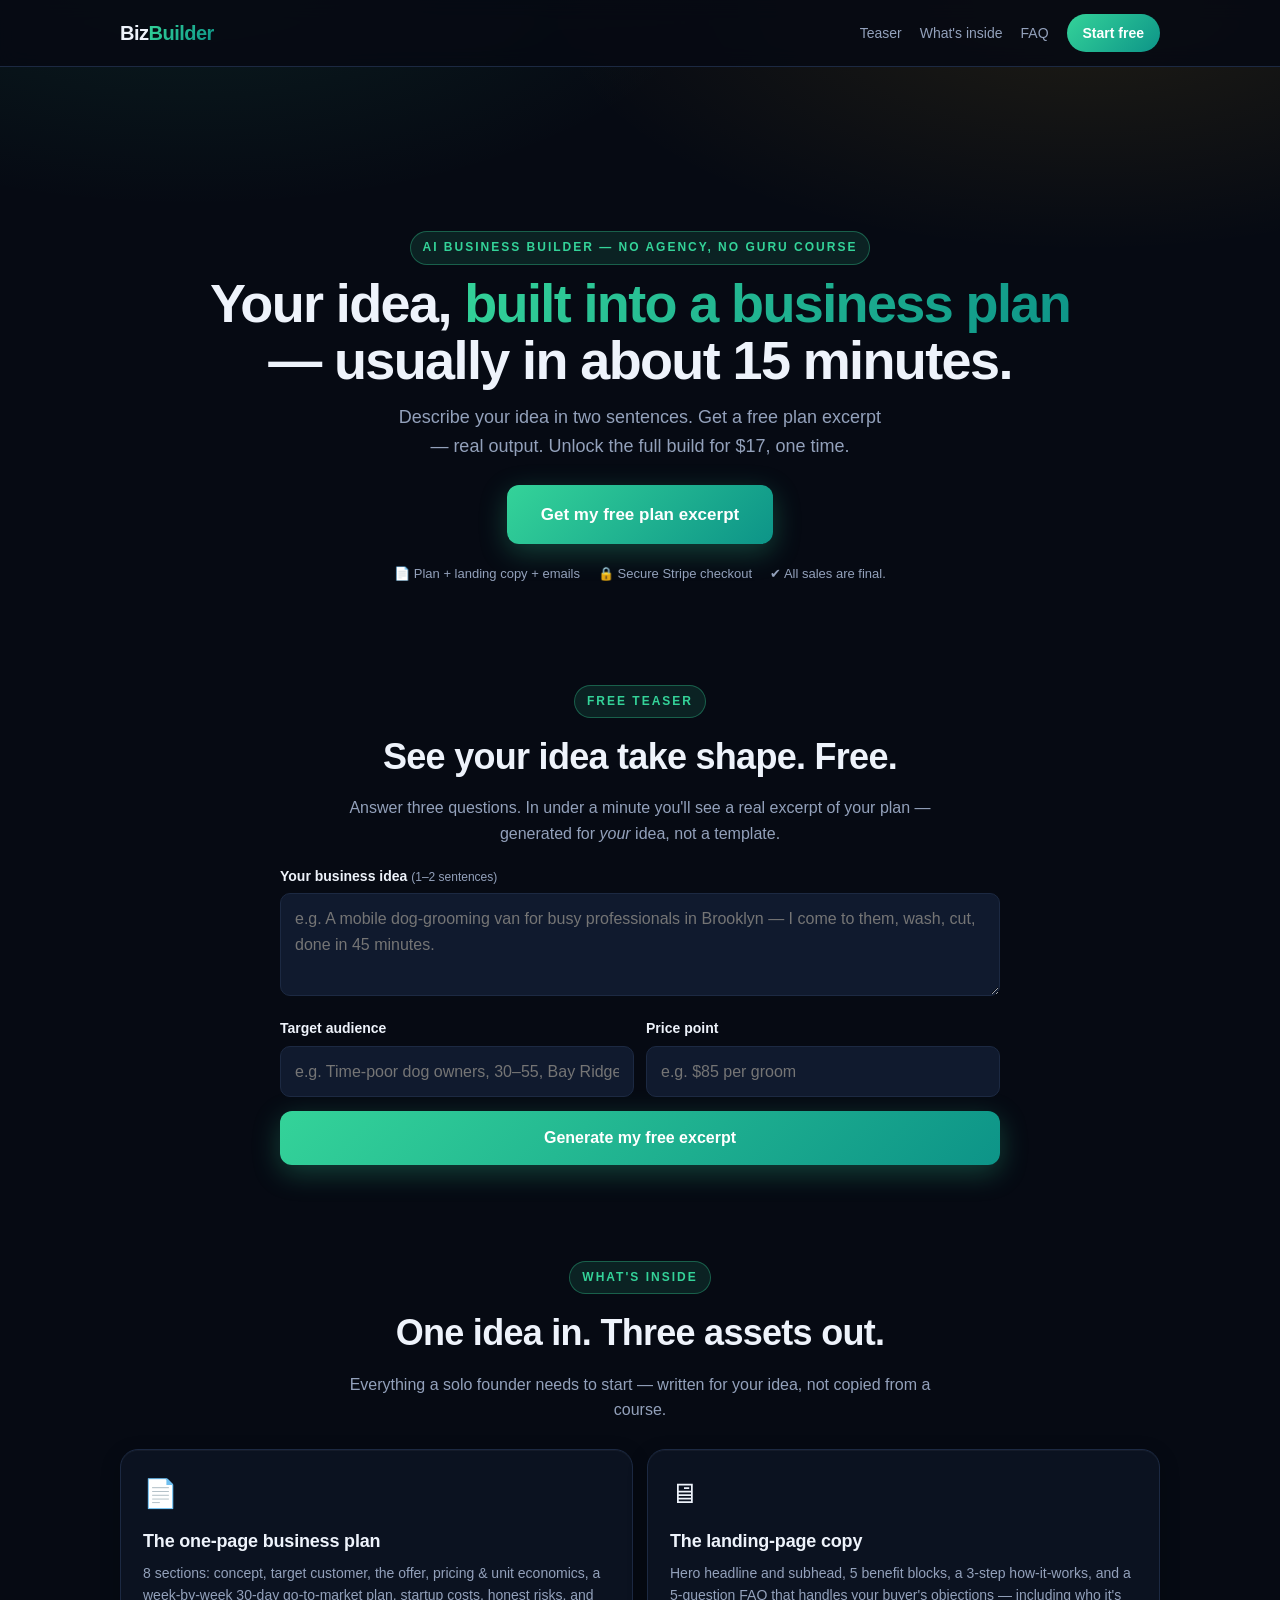
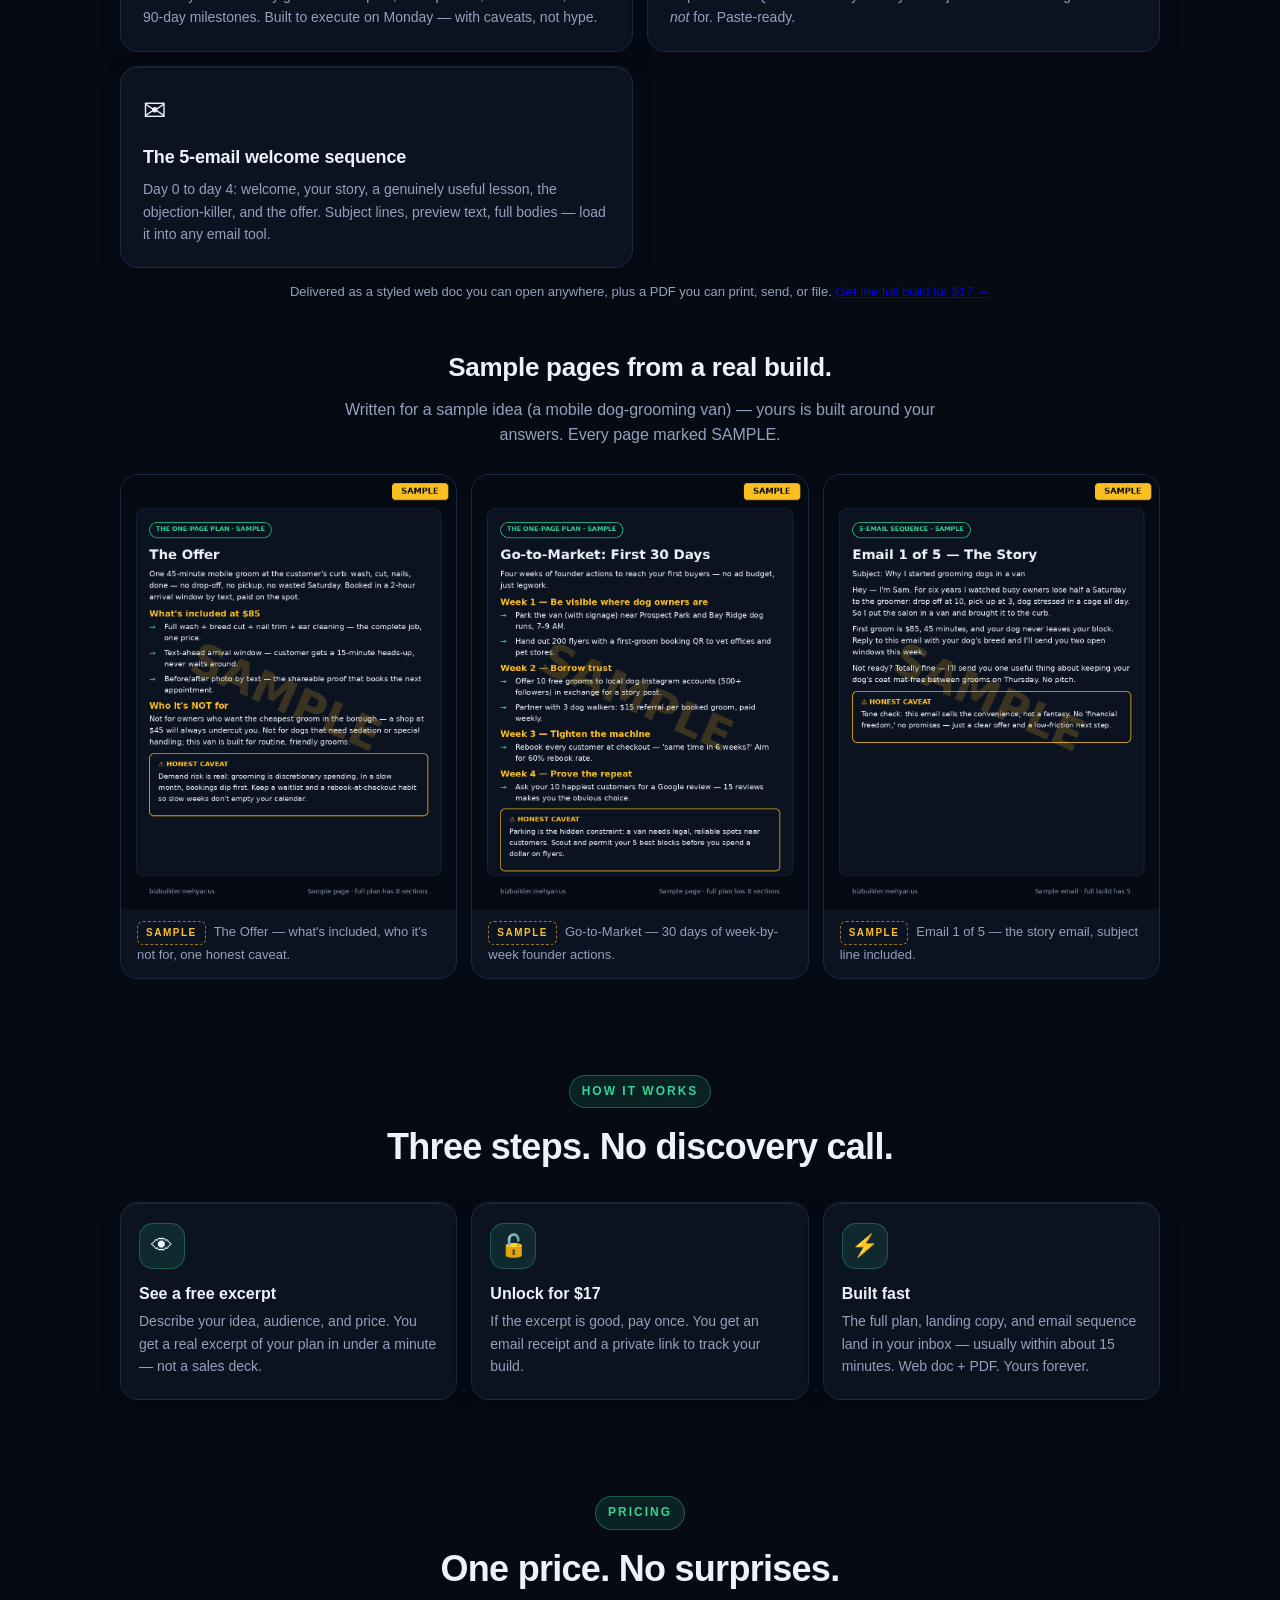
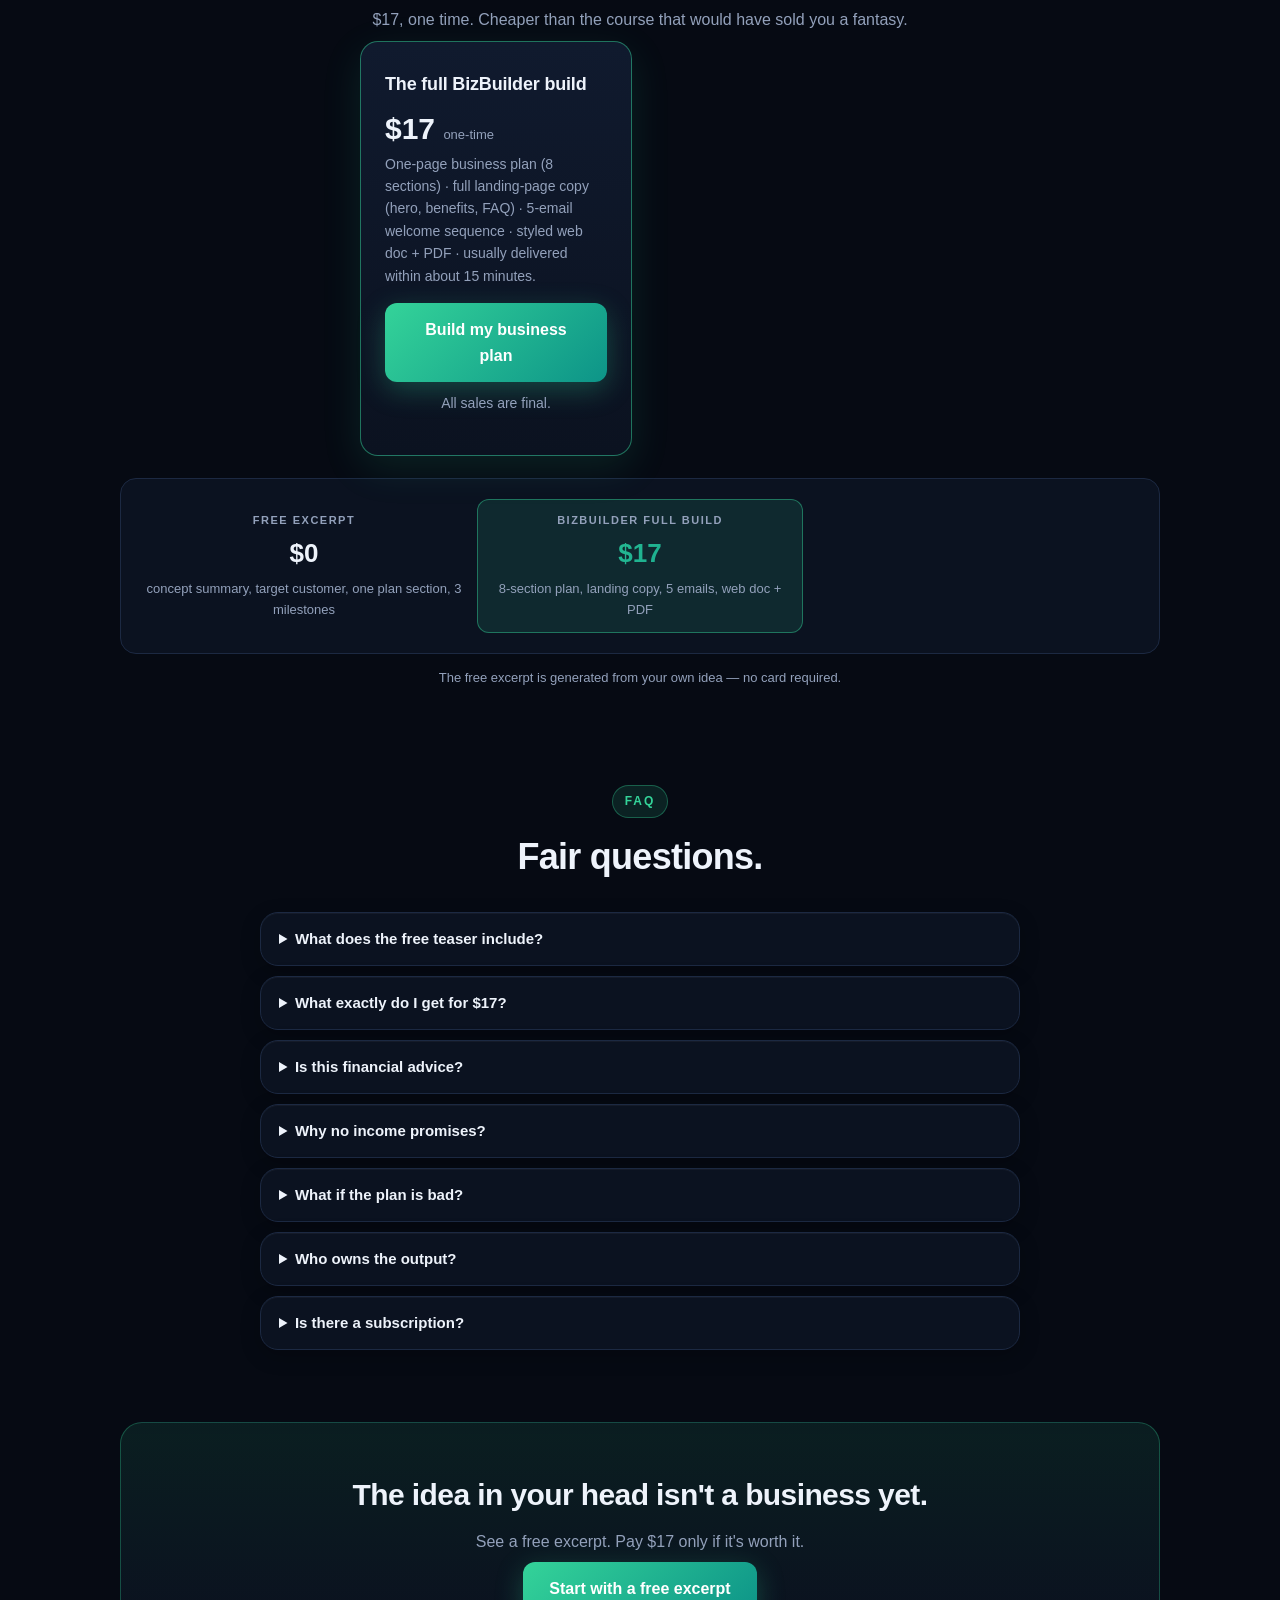
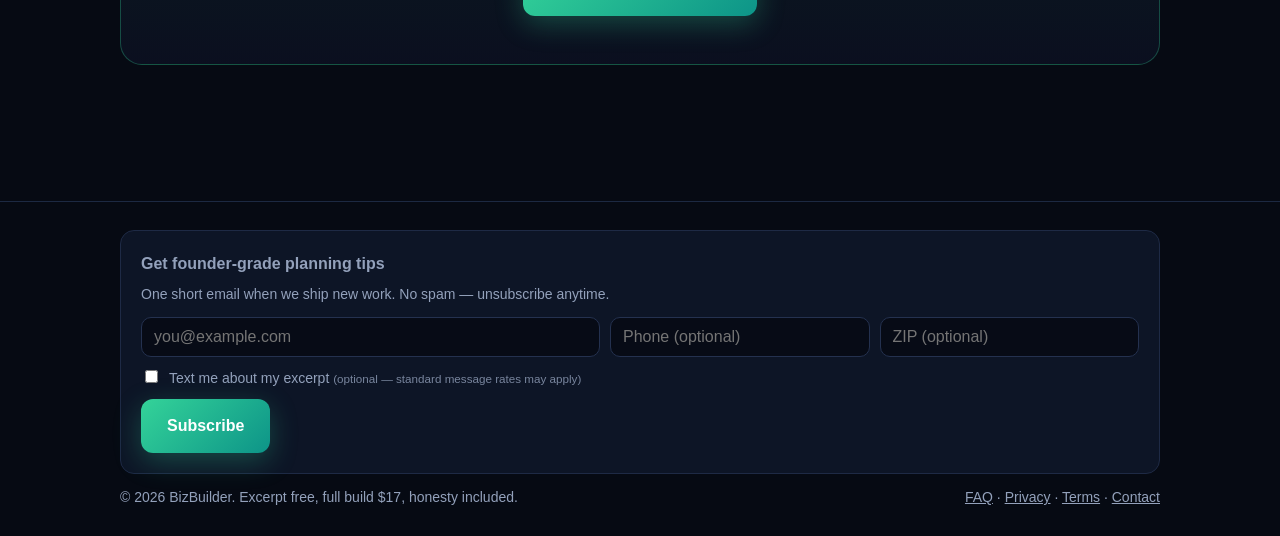
<file: index.html>
<!DOCTYPE html>
<html lang="en">
<head>
<meta charset="utf-8">
<!-- TRACKING:GA4-GTM -->
<!-- Google Tag Manager -->
<script>(function(w,d,s,l,i){w[l]=w[l]||[];w[l].push({'gtm.start':new Date().getTime(),event:'gtm.js'});var f=d.getElementsByTagName(s)[0],j=d.createElement(s),dl=l!='dataLayer'?'&l='+l:'';j.async=true;j.src='https://www.googletagmanager.com/gtm.js?id='+i+dl;f.parentNode.insertBefore(j,f);})(window,document,'script','dataLayer','GTM-PZLMLZ5C');</script>
<!-- End Google Tag Manager -->
<!-- Google Analytics 4 -->
<script async src="https://www.googletagmanager.com/gtag/js?id=G-7B9QWGC3VD"></script>
<script>window.dataLayer=window.dataLayer||[];function gtag(){dataLayer.push(arguments);}gtag('js',new Date());gtag('config','G-7B9QWGC3VD');</script>
<!-- End Google Analytics 4 -->
<meta name="viewport" content="width=device-width, initial-scale=1, viewport-fit=cover">
<title>BizBuilder — AI business plan builder, $17 one-time</title>
<meta name="description" content="Turn your idea into a launch-ready package: free AI plan excerpt first, then the full one-page business plan, landing copy and 5-email sequence — $17 one-time.">
<link rel="canonical" href="https://bizbuilder.mehyar.us/">
<meta property="og:type" content="website">
<meta property="og:site_name" content="BizBuilder">
<meta property="og:title" content="BizBuilder — AI business plan builder, $17 one-time">
<meta property="og:description" content="Turn your idea into a launch-ready package: free AI plan excerpt first, then the full one-page business plan, landing copy and 5-email sequence — $17 one-time.">
<meta property="og:url" content="https://bizbuilder.mehyar.us/">
<meta property="og:image" content="https://bizbuilder.mehyar.us/assets/samples/bb-offer.png">
<meta name="twitter:card" content="summary_large_image">
<meta name="twitter:title" content="BizBuilder — AI business plan builder, $17 one-time">
<meta name="twitter:description" content="Turn your idea into a launch-ready package: free AI plan excerpt first, then the full one-page business plan, landing copy and 5-email sequence — $17 one-time.">
<meta name="twitter:image" content="https://bizbuilder.mehyar.us/assets/samples/bb-offer.png">
<link rel="manifest" href="manifest.json">
<meta name="theme-color" content="#0a120c">
<link rel="stylesheet" href="styles.css">
<script type="application/ld+json">
{"@context":"https://schema.org","@type":"Organization","name":"BizBuilder","url":"https://bizbuilder.mehyar.us/","sameAs":[],"contactPoint":{"@type":"ContactPoint","email":"info@mehyar.us","contactType":"customer service"}}
</script>
<script type="application/ld+json">
{"@context":"https://schema.org","@type":"WebSite","name":"BizBuilder","url":"https://bizbuilder.mehyar.us/"}
</script>
<script type="application/ld+json">
{"@context":"https://schema.org","@type":"SoftwareApplication","name":"BizBuilder","url":"https://bizbuilder.mehyar.us/","description":"Turn your idea into a launch-ready package: free AI plan excerpt first, then the full one-page business plan, landing copy and 5-email sequence — $17 one-time.","applicationCategory":"BusinessApplication","operatingSystem":"Web","offers":{"@type":"Offer","price":"17","priceCurrency":"USD","availability":"https://schema.org/InStock"},"provider":{"@type":"Organization","name":"MehyarSoft LLC","url":"https://mehyar.us"}}
</script>
<script type="application/ld+json">
{"@context":"https://schema.org","@type":"FAQPage","mainEntity":[
{"@type":"Question","name":"What does the free teaser include?","acceptedAnswer":{"@type":"Answer","text":"A real plan excerpt generated from your own idea: a sharp concept summary, your target customer, one full plan section, and your first 3 launch milestones."}},
{"@type":"Question","name":"What exactly do I get for $17?","acceptedAnswer":{"@type":"Answer","text":"The complete one-page business plan (8 sections), the full landing-page copy (hero, benefits, how it works, FAQ), and a 5-email welcome sequence — delivered as a styled web doc plus a PDF."}},
{"@type":"Question","name":"Is this financial advice?","acceptedAnswer":{"@type":"Answer","text":"No. BizBuilder gives you a working plan — a starting point built to execute on. Verify costs and demand before you spend a dollar."}},
{"@type":"Question","name":"Why no income promises?","acceptedAnswer":{"@type":"Answer","text":"Because they're lies. No honest plan can tell you what you'll earn. BizBuilder is built on founder actions — what you do in the first 30 and 90 days — not fantasy outcomes."}},
{"@type":"Question","name":"Is there a subscription?","acceptedAnswer":{"@type":"Answer","text":"No. $17 one-time. Your plan is yours forever."}}
]}
</script>
<script src="https://mehyar.us/msrc.js?v=2" defer></script>
</head>
<body>
<!-- Google Tag Manager (noscript) -->
<noscript><iframe src="https://www.googletagmanager.com/ns.html?id=GTM-PZLMLZ5C" height="0" width="0" style="display:none;visibility:hidden"></iframe></noscript>
<!-- End Google Tag Manager (noscript) -->


<header class="site-header">
  <div class="inner">
    <a class="brand" href="index.html">Biz<span>Builder</span></a>
    <nav class="nav">
      <a href="index.html#teaser">Teaser</a>
      <a href="index.html#inside">What's inside</a>
      <a href="index.html#faq">FAQ</a>
      <a class="nav-cta" href="index.html#teaser">Start free</a>
    </nav>
  </div>
</header>

<main>
  <!-- ============ HERO ============ -->
  <section class="hero hero-compact">
    <p class="eyebrow">AI business builder — no agency, no guru course</p>
    <h1>Your idea, <span class="grad">built into a business plan</span> — usually in about 15 minutes.</h1>
    <p class="hero-sub">Describe your idea in two sentences. Get a free plan excerpt — real output. Unlock the full build for $17, one time.</p>
    <div class="hero-cta">
      <a class="btn btn-primary" href="#teaser">Get my free plan excerpt</a>
    </div>
    <div class="trust-row">
      <span>📄 Plan + landing copy + emails</span>
      <span>🔒 Secure Stripe checkout</span>
      <span>✔ All sales are final.</span>
    </div>
  </section>

  <!-- ============ TEASER ============ -->
  <section id="teaser">
    <div class="eyebrow-wrap"><p class="eyebrow">Free teaser</p></div>
    <h2 class="sec-title">See your idea take shape. Free.</h2>
    <p class="sec-sub">Answer three questions. In under a minute you'll see a real excerpt of your plan — generated for <em>your</em> idea, not a template.</p>
    <form class="teaser-form reveal" id="teaser-form" novalidate>
      <div class="field">
        <label for="t-idea">Your business idea <span class="hint">(1–2 sentences)</span></label>
        <textarea id="t-idea" rows="3" maxlength="600" placeholder="e.g. A mobile dog-grooming van for busy professionals in Brooklyn — I come to them, wash, cut, done in 45 minutes."></textarea>
      </div>
      <div class="field-row">
        <div class="field">
          <label for="t-audience">Target audience</label>
          <input id="t-audience" type="text" maxlength="300" placeholder="e.g. Time-poor dog owners, 30–55, Bay Ridge">
        </div>
        <div class="field">
          <label for="t-price">Price point</label>
          <input id="t-price" type="text" maxlength="120" placeholder="e.g. $85 per groom">
        </div>
      </div>
      <p class="teaser-error" id="teaser-error" hidden></p>
      <button type="submit" class="btn btn-primary btn-block" id="teaser-submit">Generate my free excerpt</button>
    </form>
    <div class="teaser-result" id="teaser-result" hidden>
      <div class="teaser-concept reveal">
        <span class="ba-label">The concept</span>
        <p id="teaser-summary"></p>
      </div>
      <div class="ba-grid">
        <article class="ba-card ba-before reveal">
          <span class="ba-label">Your first buyer</span>
          <p id="teaser-customer"></p>
        </article>
        <article class="ba-card ba-after reveal">
          <span class="ba-label" id="teaser-excerpt-title">Plan excerpt</span>
          <p id="teaser-excerpt"></p>
        </article>
      </div>
      <div class="teaser-milestones reveal">
        <span class="ba-label">Your first 3 launch milestones</span>
        <ol id="teaser-milestones"></ol>
      </div>
      <div class="teaser-upgrade reveal">
        <p id="teaser-upgrade-note"></p>
        <button class="btn btn-primary" data-buy="bizbuilder-plan">Unlock the full $17 build</button>
      </div>
    </div>
  </section>

  <!-- ============ WHAT'S INSIDE ============ -->
  <section id="inside">
    <div class="eyebrow-wrap"><p class="eyebrow">What's inside</p></div>
    <h2 class="sec-title">One idea in. Three assets out.</h2>
    <p class="sec-sub">Everything a solo founder needs to start — written for your idea, not copied from a course.</p>
    <div class="value-grid">
      <div class="value-card reveal">
        <div class="value-icon">📄</div>
        <h3>The one-page business plan</h3>
        <p>8 sections: concept, target customer, the offer, pricing &amp; unit economics, a week-by-week 30-day go-to-market plan, startup costs, honest risks, and 90-day milestones. Built to execute on Monday — with caveats, not hype.</p>
      </div>
      <div class="value-card reveal">
        <div class="value-icon">🖥</div>
        <h3>The landing-page copy</h3>
        <p>Hero headline and subhead, 5 benefit blocks, a 3-step how-it-works, and a 5-question FAQ that handles your buyer's objections — including who it's <em>not</em> for. Paste-ready.</p>
      </div>
      <div class="value-card reveal">
        <div class="value-icon">✉</div>
        <h3>The 5-email welcome sequence</h3>
        <p>Day 0 to day 4: welcome, your story, a genuinely useful lesson, the objection-killer, and the offer. Subject lines, preview text, full bodies — load it into any email tool.</p>
      </div>
    </div>
    <p class="gallery-note">Delivered as a styled web doc you can open anywhere, plus a PDF you can print, send, or file. <a href="#pricing">Get the full build for $17 &rarr;</a></p>
    <div class="sample-gallery-block reveal">
      <h3 class="sample-gallery-title">Sample pages from a real build.</h3>
      <p class="sec-sub">Written for a sample idea (a mobile dog-grooming van) — yours is built around your answers. Every page marked SAMPLE.</p>
      <div class="sample-gallery">
        <figure class="sample-shot">
          <img src="assets/samples/bb-offer.png" alt="Sample BizBuilder plan page: The Offer for a mobile dog-grooming business, with what's included and an honest caveat" width="900" height="1165" loading="lazy">
          <figcaption><span class="shot-badge">Sample</span>The Offer — what's included, who it's not for, one honest caveat.</figcaption>
        </figure>
        <figure class="sample-shot">
          <img src="assets/samples/bb-gtm.png" alt="Sample BizBuilder plan page: Go-to-Market first 30 days, week-by-week founder actions" width="900" height="1165" loading="lazy">
          <figcaption><span class="shot-badge">Sample</span>Go-to-Market — 30 days of week-by-week founder actions.</figcaption>
        </figure>
        <figure class="sample-shot">
          <img src="assets/samples/bb-email.png" alt="Sample BizBuilder email sequence page: email 1 of 5, the story, with subject line and body" width="900" height="1165" loading="lazy">
          <figcaption><span class="shot-badge">Sample</span>Email 1 of 5 — the story email, subject line included.</figcaption>
        </figure>
      </div>
    </div>
  </section>

  <!-- ============ HOW IT WORKS ============ -->
  <section id="how">
    <div class="eyebrow-wrap"><p class="eyebrow">How it works</p></div>
    <h2 class="sec-title">Three steps. No discovery call.</h2>
    <ol class="steps steps-visual">
      <li class="reveal"><span class="step-icon">👁</span><strong>See a free excerpt</strong><p>Describe your idea, audience, and price. You get a real excerpt of your plan in under a minute — not a sales deck.</p></li>
      <li class="reveal"><span class="step-icon">🔓</span><strong>Unlock for $17</strong><p>If the excerpt is good, pay once. You get an email receipt and a private link to track your build.</p></li>
      <li class="reveal"><span class="step-icon">⚡</span><strong>Built fast</strong><p>The full plan, landing copy, and email sequence land in your inbox — usually within about 15 minutes. Web doc + PDF. Yours forever.</p></li>
    </ol>
  </section>

  <!-- ============ PRICING ============ -->
  <section id="pricing">
    <div class="eyebrow-wrap"><p class="eyebrow">Pricing</p></div>
    <h2 class="sec-title">One price. No surprises.</h2>
    <p class="sec-sub">$17, one time. Cheaper than the course that would have sold you a fantasy.</p>
    <div class="bundle-grid" style="max-width:560px;margin:0 auto">
      <div class="bundle featured reveal">
        <h3>The full BizBuilder build</h3>
        <div class="price">$17 <small>one-time</small></div>
        <p>One-page business plan (8 sections) · full landing-page copy (hero, benefits, FAQ) · 5-email welcome sequence · styled web doc + PDF · usually delivered within about 15 minutes.</p>
        <button class="btn btn-primary btn-block" data-buy="bizbuilder-plan">Build my business plan</button>
        <p class="price-guarantee" style="text-align:center;margin-top:10px">All sales are final.</p>
      </div>
    </div>
    <div class="compare-strip reveal">
      <div class="compare-col">
        <span class="compare-who">Free excerpt</span>
        <span class="compare-price">$0</span>
        <span class="compare-time">concept summary, target customer, one plan section, 3 milestones</span>
      </div>
      <div class="compare-col winner">
        <span class="compare-who">BizBuilder full build</span>
        <span class="compare-price">$17</span>
        <span class="compare-time">8-section plan, landing copy, 5 emails, web doc + PDF</span>
      </div>
    </div>
    <p class="gallery-note">The free excerpt is generated from your own idea — no card required.</p>
  </section>

  <!-- ============ FAQ ============ -->
  <section id="faq">
    <div class="eyebrow-wrap"><p class="eyebrow">FAQ</p></div>
    <h2 class="sec-title">Fair questions.</h2>
    <div class="faq">
      <details class="reveal">
        <summary>What does the free teaser include?</summary>
        <p>A real excerpt generated from your own idea: a sharp concept summary, your target customer, one full plan section, and your first 3 launch milestones. If it doesn't impress you, don't pay. That's the whole point.</p>
      </details>
      <details class="reveal">
        <summary>What exactly do I get for $17?</summary>
        <p>The complete one-page business plan (8 sections), the full landing-page copy (hero, 5 benefits, how it works, FAQ), and a 5-email welcome sequence with subjects, preview text, and bodies — delivered as a styled web doc plus a PDF.</p>
      </details>
      <details class="reveal">
        <summary>Is this financial advice?</summary>
        <p>No. BizBuilder gives you a working plan — a starting point built to execute on, not a prediction. Verify costs and demand before you spend a dollar.</p>
      </details>
      <details class="reveal">
        <summary>Why no income promises?</summary>
        <p>Because they're lies. No honest plan can tell you what you'll earn. BizBuilder plans on founder actions — what you do in the first 30 and 90 days — not fantasy outcomes. Our generator is hard-blocked from writing income promises, guarantees, or projections.</p>
      </details>
      <details class="reveal">
        <summary>What if the plan is bad?</summary>
        <p>All sales are final.</p>
      </details>
      <details class="reveal">
        <summary>Who owns the output?</summary>
        <p>You do. Full commercial rights, forever. Use it in your pitch, on your site, wherever.</p>
      </details>
      <details class="reveal">
        <summary>Is there a subscription?</summary>
        <p>No. $17, one time. Building a second business later? That's another $17 — never a subscription.</p>
      </details>
    </div>
  </section>

  <!-- ============ FINAL CTA ============ -->
  <section class="final-cta reveal">
    <h2>The idea in your head isn't a business yet.</h2>
    <p class="sec-sub">See a free excerpt. Pay $17 only if it's worth it.</p>
    <a class="btn btn-primary" href="#teaser">Start with a free excerpt</a>
  </section>
</main>

<footer>
  <div class="inner footer-grid">
    <div class="subscribe-block">
      <strong>Get founder-grade planning tips</strong>
      <p class="muted">One short email when we ship new work. No spam — unsubscribe anytime.</p>
      <form class="subscribe-form" data-subscribe-form novalidate>
        <div class="subscribe-row">
          <input type="email" name="email" placeholder="you@example.com" required aria-label="Email address (required)" autocomplete="email">
          <input type="tel" name="phone" placeholder="Phone (optional)" aria-label="Phone number (optional)" autocomplete="tel">
          <input type="text" name="zip" placeholder="ZIP (optional)" aria-label="ZIP code (optional)" inputmode="numeric" autocomplete="postal-code">
        </div>
        <label class="sms-consent"><input type="checkbox" name="sms_consent" value="true"> <span>Text me about my excerpt <small>(optional — standard message rates may apply)</small></span></label>
        <div class="subscribe-row">
          <button class="btn btn-primary" type="submit">Subscribe</button>
          <p class="subscribe-msg" role="status" hidden></p>
        </div>
      </form>
    </div>
    <div class="footer-base">
      <span>© 2026 BizBuilder. Excerpt free, full build $17, honesty included.</span>
      <span><a href="index.html#faq">FAQ</a> · <a href="privacy.html">Privacy</a> · <a href="terms.html">Terms</a> · <a href="mailto:info@mehyar.us">Contact</a></span>
    </div>
  </div>
</footer>

<!-- Sticky mobile CTA -->
<div class="sticky-cta" id="sticky-cta" hidden>
  <span class="sticky-cta-text"><strong>$17</strong> one-time · free excerpt first</span>
  <a class="btn btn-primary" href="#teaser">Start free</a>
</div>

<!-- Buy modal -->
<div class="modal" id="buy-modal" hidden>
  <div class="panel">
    <button class="modal-close" id="buy-close" aria-label="Close">×</button>
    <h2 id="buy-product-name"></h2>
    <p class="muted" id="buy-product-pitch"></p>
    <p><span class="price" id="buy-product-price"></span> <small style="color:var(--muted)">one-time</small></p>
    <form id="buy-form" novalidate>
      <div class="field">
        <label for="buy-email">Email — your plan goes here</label>
        <input type="email" id="buy-email" placeholder="you@example.com" autocomplete="email">
      </div>
      <p id="buy-error"></p>
      <button type="submit" class="btn btn-primary btn-block">Continue to checkout</button>
    </form>
  </div>
</div>

<!-- Dev payload modal -->
<div class="modal" id="payload-modal" hidden>
  <div class="panel" style="max-width:560px">
    <button class="modal-close" id="payload-close" aria-label="Close">×</button>
    <h2>Checkout payload</h2>
    <pre id="payload-pre"></pre>
    <p class="dev-notice">DEV MODE — no real checkout happened. In production this payload POSTs to the checkout endpoint and Stripe takes over.</p>
  </div>
</div>

<script src="app.js"></script>
<script>
document.addEventListener("DOMContentLoaded", function () {
  /* reveal-on-scroll */
  var io = new IntersectionObserver(function (entries) {
    entries.forEach(function (e) {
      if (e.isIntersecting) { e.target.classList.add("in"); io.unobserve(e.target); }
    });
  }, { threshold: 0.1 });
  document.querySelectorAll(".reveal").forEach(function (el) { io.observe(el); });

  /* sticky mobile CTA */
  var sticky = document.getElementById("sticky-cta");
  var footer = document.querySelector("footer");
  function updateSticky() {
    if (window.innerWidth >= 720) { sticky.hidden = true; return; }
    var past = window.scrollY > 520;
    var footVisible = false;
    if (footer) { footVisible = footer.getBoundingClientRect().top < window.innerHeight; }
    sticky.hidden = !(past && !footVisible);
  }
  window.addEventListener("scroll", updateSticky, { passive: true });
  window.addEventListener("resize", updateSticky);
  updateSticky();

  /* PWA registration */
  if ("serviceWorker" in navigator) {
    navigator.serviceWorker.register("sw.js").catch(function () {});
  }
});
</script>
</body>
</html>
</file>
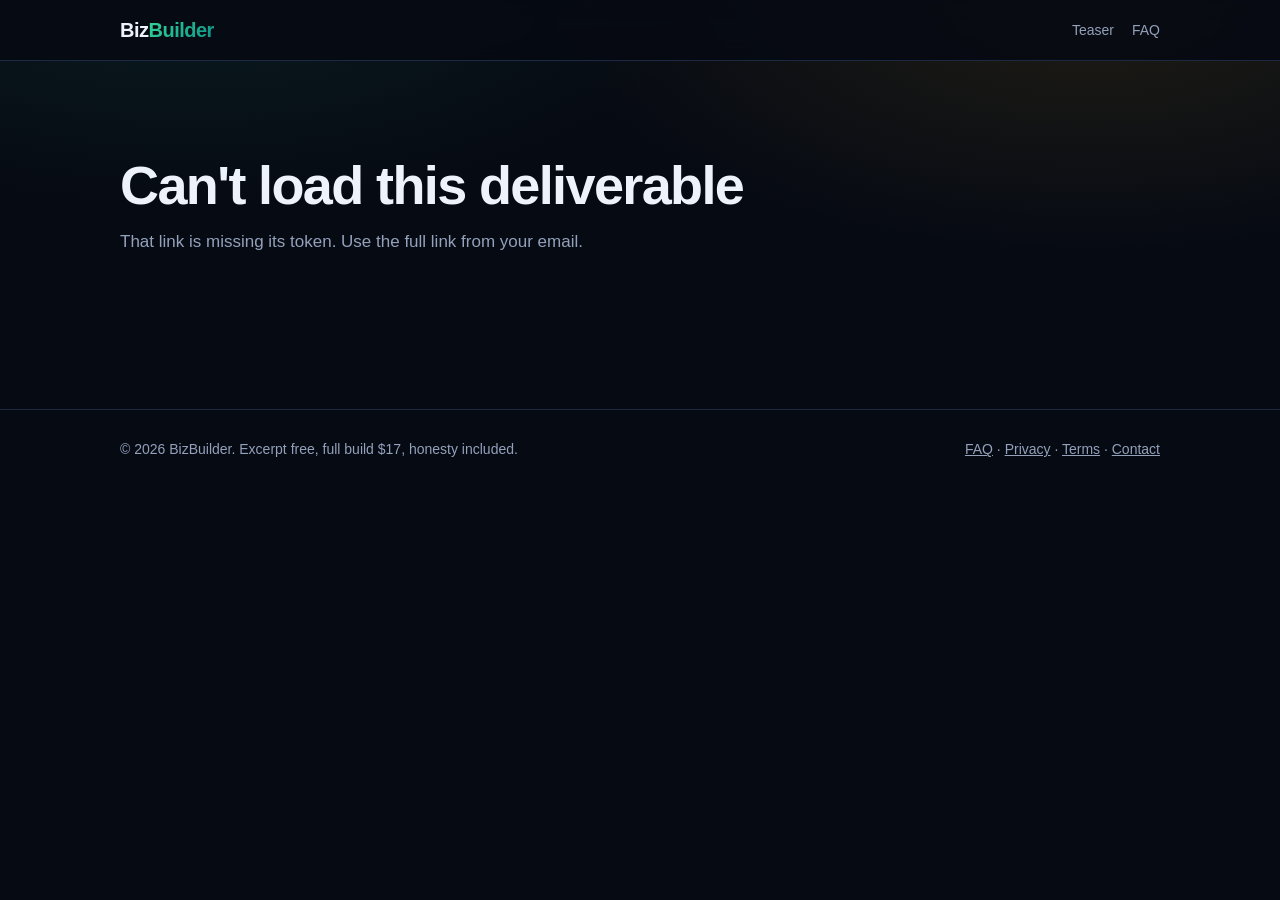
<file: deliverable.html>
<!DOCTYPE html>
<html lang="en">
<head>
<meta charset="utf-8">
<!-- TRACKING:GA4-GTM -->
<!-- Google Tag Manager -->
<script>(function(w,d,s,l,i){w[l]=w[l]||[];w[l].push({'gtm.start':new Date().getTime(),event:'gtm.js'});var f=d.getElementsByTagName(s)[0],j=d.createElement(s),dl=l!='dataLayer'?'&l='+l:'';j.async=true;j.src='https://www.googletagmanager.com/gtm.js?id='+i+dl;f.parentNode.insertBefore(j,f);})(window,document,'script','dataLayer','GTM-PZLMLZ5C');</script>
<!-- End Google Tag Manager -->
<!-- Google Analytics 4 -->
<script async src="https://www.googletagmanager.com/gtag/js?id=G-7B9QWGC3VD"></script>
<script>window.dataLayer=window.dataLayer||[];function gtag(){dataLayer.push(arguments);}gtag('js',new Date());gtag('config','G-7B9QWGC3VD');</script>
<!-- End Google Analytics 4 -->
<meta name="viewport" content="width=device-width, initial-scale=1, viewport-fit=cover">
<title>BizBuilder — Your business plan</title>
<meta name="robots" content="noindex">
<link rel="canonical" href="https://bizbuilder.mehyar.us/deliverable.html">
<meta name="description" content="Your private BizBuilder deliverable: the one-page business plan, landing-page copy, and 5-email sequence from your $17 build. Keep this link safe.">
<meta property="og:type" content="website">
<meta property="og:site_name" content="BizBuilder">
<meta property="og:title" content="BizBuilder — Your business plan">
<meta property="og:description" content="Your private BizBuilder deliverable: the one-page business plan, landing-page copy, and 5-email sequence from your $17 build. Keep this link safe.">
<meta property="og:url" content="https://bizbuilder.mehyar.us/deliverable.html">
<meta property="og:image" content="https://bizbuilder.mehyar.us/assets/samples/bb-offer.png">
<meta name="twitter:card" content="summary_large_image">
<meta name="twitter:title" content="BizBuilder — Your business plan">
<meta name="twitter:description" content="Your private BizBuilder deliverable: the one-page business plan, landing-page copy, and 5-email sequence from your $17 build. Keep this link safe.">
<meta name="twitter:image" content="https://bizbuilder.mehyar.us/assets/samples/bb-offer.png">
<link rel="manifest" href="manifest.json">
<meta name="theme-color" content="#0a120c">
<link rel="stylesheet" href="styles.css">
<script src="https://mehyar.us/msrc.js?v=2" defer></script>
</head>
<body>
<!-- Google Tag Manager (noscript) -->
<noscript><iframe src="https://www.googletagmanager.com/ns.html?id=GTM-PZLMLZ5C" height="0" width="0" style="display:none;visibility:hidden"></iframe></noscript>
<!-- End Google Tag Manager (noscript) -->


<header class="site-header">
  <div class="inner">
    <a class="brand" href="index.html">Biz<span>Builder</span></a>
    <nav class="nav">
      <a href="index.html#teaser">Teaser</a>
      <a href="index.html#faq">FAQ</a>
    </nav>
  </div>
</header>

<main>
  <section id="loading">
    <h1>Loading your deliverable…</h1>
    <p class="lede">If this takes more than a minute, your build may still be running — check back shortly.</p>
  </section>

  <div id="deliverable" hidden>
    <section class="hero hero-compact">
      <p class="eyebrow">Your BizBuilder deliverable</p>
      <h1 id="d-title">Business Plan</h1>
      <p class="hero-sub" id="d-summary"></p>
      <div class="hero-cta">
        <a class="btn btn-primary" id="d-pdf" href="#">Download the plan as PDF</a>
      </div>
    </section>

    <section id="d-plan">
      <div class="eyebrow-wrap"><p class="eyebrow">The plan</p></div>
      <h2 class="sec-title">One-page business plan</h2>
      <div id="d-plan-sections"></div>
    </section>

    <section id="d-landing">
      <div class="eyebrow-wrap"><p class="eyebrow">Landing-page copy</p></div>
      <h2 class="sec-title">Paste-ready landing copy</h2>
      <div id="d-landing-body"></div>
    </section>

    <section id="d-emails">
      <div class="eyebrow-wrap"><p class="eyebrow">Email sequence</p></div>
      <h2 class="sec-title">5-email welcome sequence</h2>
      <div id="d-emails-body"></div>
    </section>

    <section>
      <div class="teaser-upgrade reveal in">
        <p>This page is private to you — keep your link somewhere safe.</p>
        <p class="gallery-note">Delivered by BizBuilder · <a href="mailto:info@mehyar.us">info@mehyar.us</a> · This plan is a starting point, not financial advice. Verify costs and demand before you spend.</p>
      </div>
    </section>
  </div>
</main>

<footer>
  <div class="inner footer-grid">
    <div class="footer-base">
      <span>© 2026 BizBuilder. Excerpt free, full build $17, honesty included.</span>
      <span><a href="index.html#faq">FAQ</a> · <a href="privacy.html">Privacy</a> · <a href="terms.html">Terms</a> · <a href="mailto:info@mehyar.us">Contact</a></span>
    </div>
  </div>
</footer>

<script src="app.js"></script>
<script>
(function () {
  "use strict";
  function esc(s) {
    return String(s == null ? "" : s)
      .replace(/&/g, "&amp;").replace(/</g, "&lt;")
      .replace(/>/g, "&gt;").replace(/"/g, "&quot;");
  }
  var qs = new URLSearchParams(window.location.search);
  var token = qs.get("token") || "";

  function fail(msg) {
    document.getElementById("loading").innerHTML =
      "<h1>Can't load this deliverable</h1><p class=\"lede\">" + esc(msg) + "</p>";
  }
  if (!token || token.length < 16) { fail("That link is missing its token. Use the full link from your email."); return; }

  fetch("/api/bizbuilder/deliverable?token=" + encodeURIComponent(token))
    .then(function (r) { return r.json().then(function (j) { return { status: r.status, body: j }; }); })
    .then(function (res) {
      var b = res.body;
      if (!b || !b.ok) {
        var msg = "Something went wrong.";
        if (res.status === 404) msg = "No order matches this token — double-check the link from your email.";
        else if (res.status === 409) msg = "Your build isn't ready yet — check back in a few minutes.";
        else if (b && b.error) msg = b.error;
        fail(msg);
        return;
      }
      var m = b.manifest;
      var files = {};
      (m.files || []).forEach(function (f) { files[f.name] = f; });
      var raw = files["plan.json"];
      if (!raw) { fail("The plan data is missing — reply to your receipt email and we'll fix it."); return; }
      var data;
      try { data = JSON.parse(raw.content); } catch (e) { fail("The plan data is corrupt — reply to your receipt email and we'll fix it."); return; }

      var plan = data.plan || {};
      var landing = data.landing || {};
      var emails = (data.emails && data.emails.emails) || [];

      document.getElementById("d-title").textContent = plan.title || m.title || "Your Business Plan";
      document.getElementById("d-summary").textContent = m.summary || "";
      var pdf = document.getElementById("d-pdf");
      pdf.href = (m.pdf_url || "") + (m.pdf_url && m.pdf_url.indexOf("token=") === -1 ? (m.pdf_url.indexOf("?") === -1 ? "?token=" : "&token=") + encodeURIComponent(token) : "");

      var PLAN_SECTIONS = [
        ["The Concept", plan.concept],
        ["Target Customer", plan.target_customer],
        ["The Offer", plan.the_offer],
        ["Pricing & Unit Economics", plan.pricing_and_unit_economics],
        ["Go-to-Market: First 30 Days", plan.go_to_market_30_days],
        ["Startup Costs", plan.startup_costs],
        ["Risks & Honest Caveats", plan.risks_and_caveats],
      ];
      var ph = document.getElementById("d-plan-sections");
      PLAN_SECTIONS.forEach(function (sec) {
        if (!sec[1]) return;
        var card = document.createElement("article");
        card.className = "ba-card ba-after reveal in";
        var lab = document.createElement("span");
        lab.className = "ba-label";
        lab.textContent = sec[0];
        var p = document.createElement("p");
        p.textContent = sec[1];
        card.appendChild(lab);
        card.appendChild(p);
        ph.appendChild(card);
      });
      if (plan.milestones_90_days && plan.milestones_90_days.length) {
        var mc = document.createElement("article");
        mc.className = "ba-card ba-after reveal in";
        var ml = document.createElement("span");
        ml.className = "ba-label";
        ml.textContent = "90-Day Milestones";
        var ol = document.createElement("ol");
        plan.milestones_90_days.forEach(function (x) {
          var li = document.createElement("li");
          li.textContent = x;
          ol.appendChild(li);
        });
        mc.appendChild(ml);
        mc.appendChild(ol);
        ph.appendChild(mc);
      }

      var lb = document.getElementById("d-landing-body");
      function lcard(label, htmlBody) {
        var card = document.createElement("article");
        card.className = "ba-card ba-after reveal in";
        var lab = document.createElement("span");
        lab.className = "ba-label";
        lab.textContent = label;
        card.appendChild(lab);
        card.insertAdjacentHTML("beforeend", htmlBody);
        lb.appendChild(card);
      }
      lcard("Hero", "<p><strong>" + esc(landing.hero_headline || "") + "</strong></p><p>" + esc(landing.hero_subhead || "") + "</p><p><em>CTA: " + esc(landing.hero_cta || "") + "</em></p>");
      var ben = "<ul>";
      (landing.benefits || []).forEach(function (b) { ben += "<li><strong>" + esc(b.title) + "</strong> — " + esc(b.body) + "</li>"; });
      ben += "</ul>";
      lcard("Benefits", ben);
      var hiw = "<ol>";
      (landing.how_it_works || []).forEach(function (s) { hiw += "<li>" + esc(s) + "</li>"; });
      hiw += "</ol>";
      lcard("How it works", hiw);
      var faq = "";
      (landing.faq || []).forEach(function (f) { faq += "<p><strong>Q: " + esc(f.q) + "</strong><br>A: " + esc(f.a) + "</p>"; });
      lcard("FAQ", faq);
      lcard("Final CTA", "<p>" + esc(landing.final_cta || "") + "</p>");

      var eb = document.getElementById("d-emails-body");
      emails.forEach(function (e) {
        var card = document.createElement("article");
        card.className = "ba-card ba-after reveal in";
        var lab = document.createElement("span");
        lab.className = "ba-label";
        lab.textContent = "Day " + e.day + " — " + (e.subject || "");
        var pv = document.createElement("p");
        pv.style.color = "var(--muted)";
        pv.style.fontSize = "14px";
        pv.textContent = "Preview: " + (e.preview || "");
        var bd = document.createElement("p");
        bd.style.whiteSpace = "pre-wrap";
        bd.textContent = e.body || "";
        card.appendChild(lab);
        card.appendChild(pv);
        card.appendChild(bd);
        eb.appendChild(card);
      });

      document.getElementById("loading").hidden = true;
      document.getElementById("deliverable").hidden = false;
    })
    .catch(function () { fail("Couldn't reach the server — check your connection and try again."); });
})();
</script>
</body>
</html>
</file>
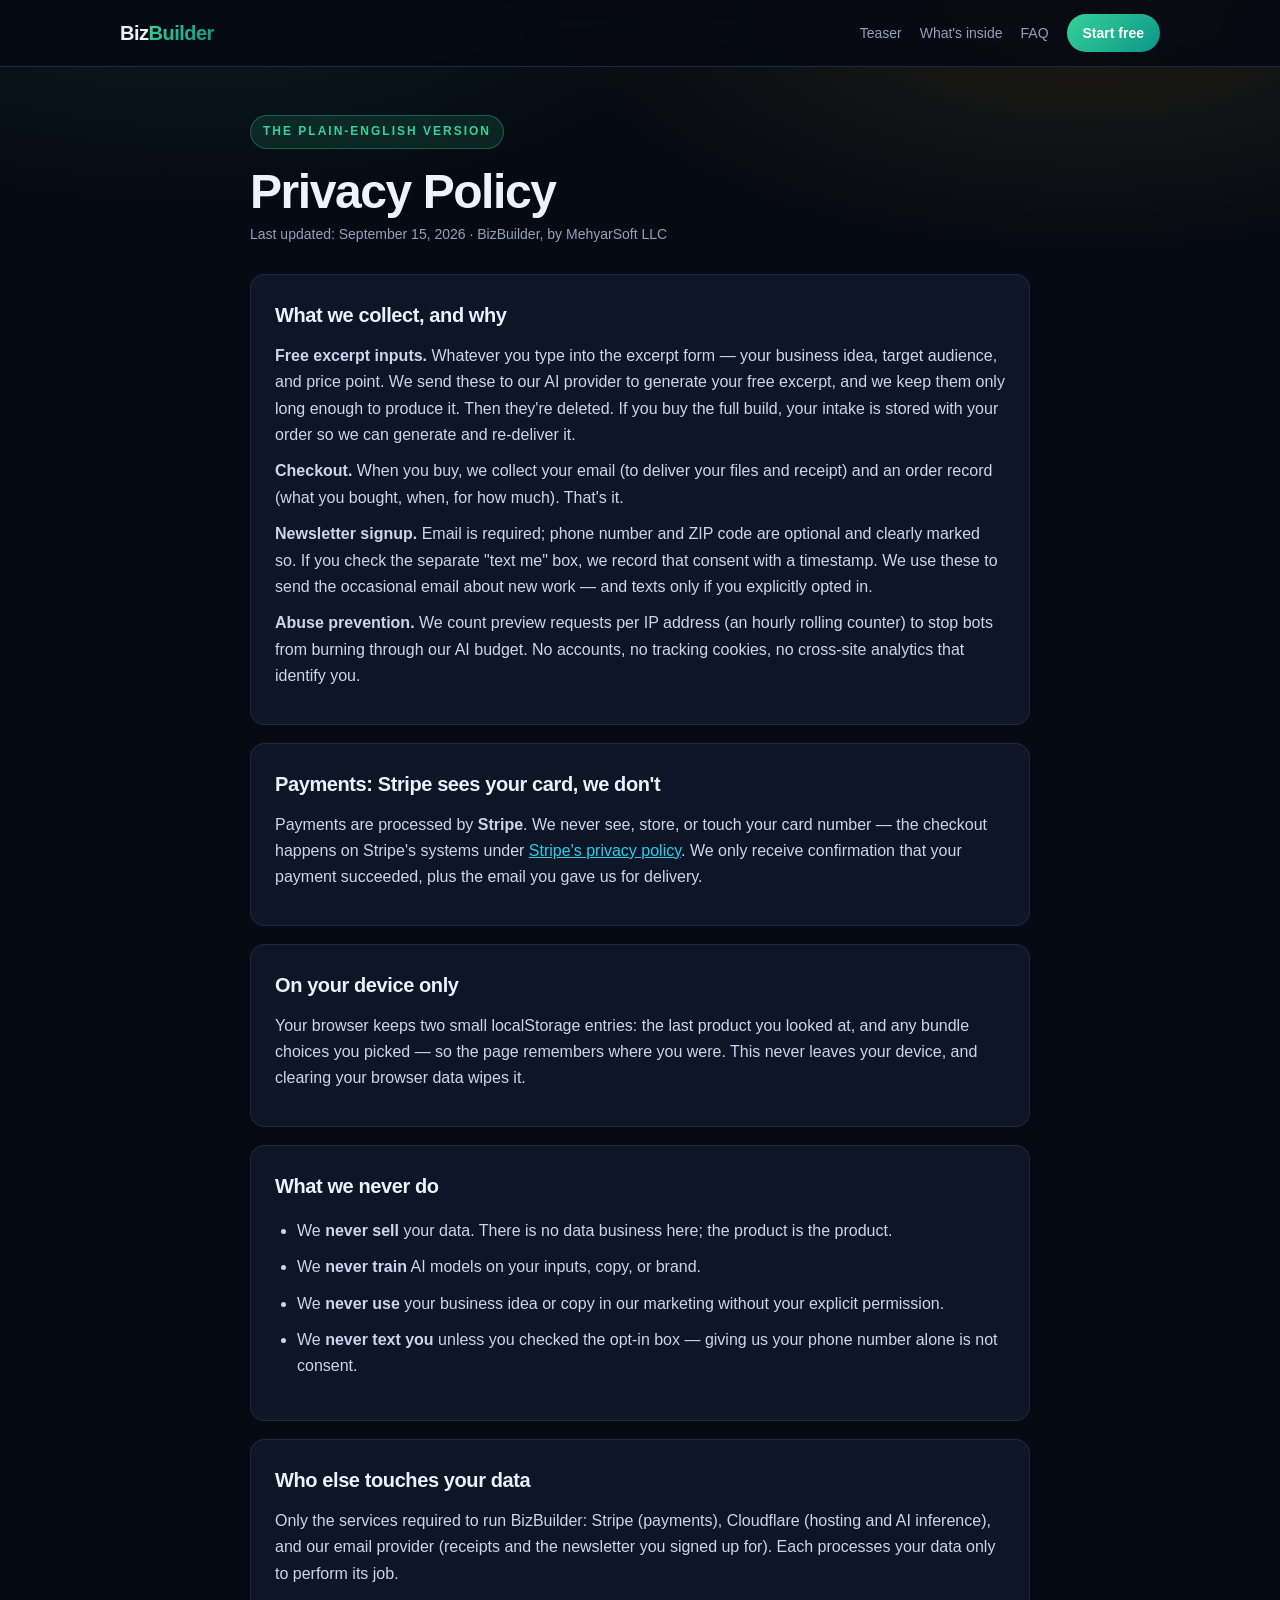
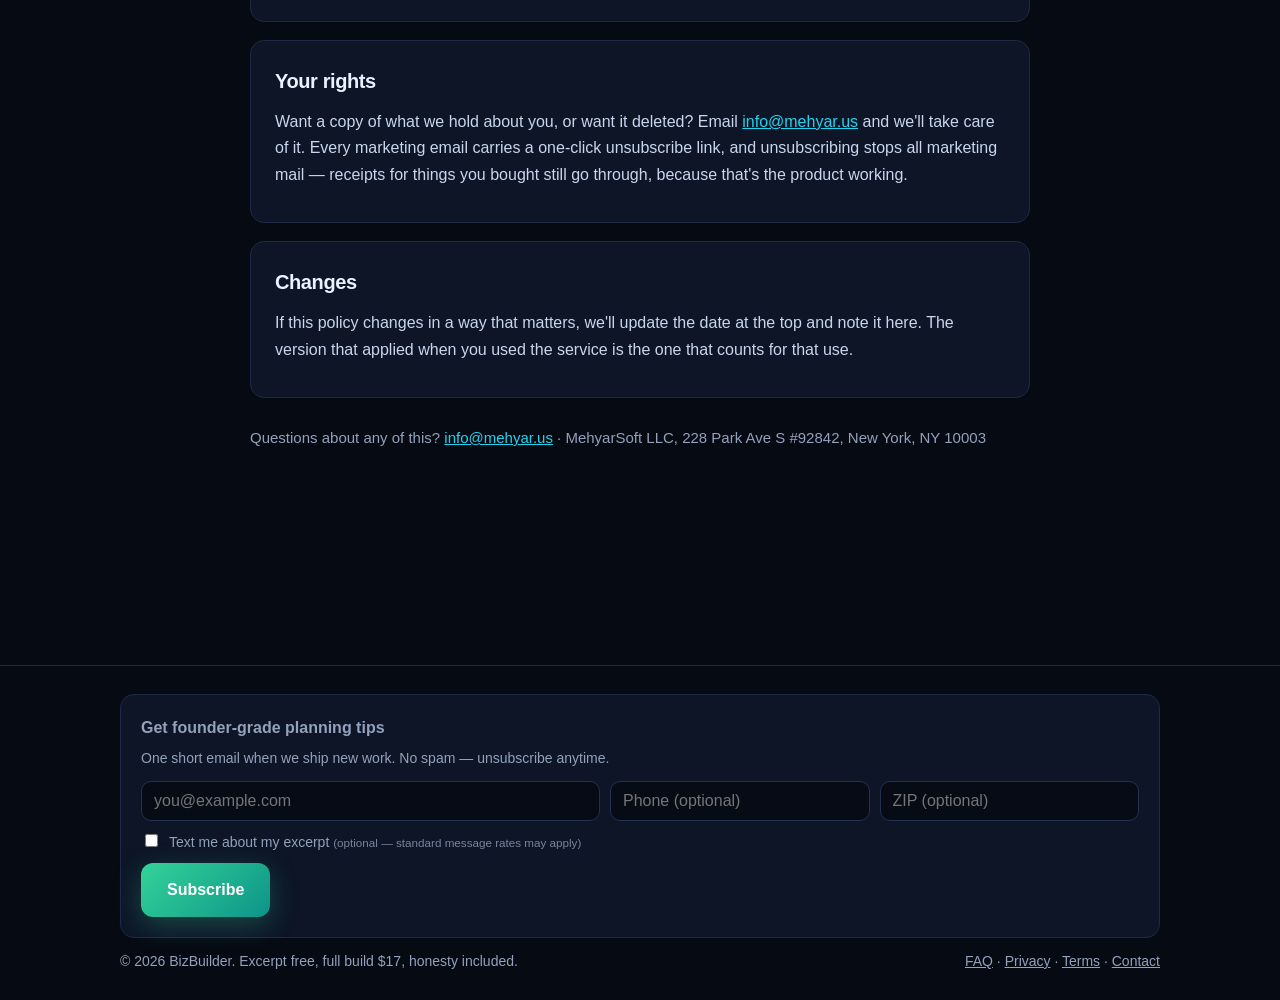
<file: privacy.html>
<!DOCTYPE html>
<html lang="en">
<head>
<meta charset="utf-8">
<!-- TRACKING:GA4-GTM -->
<!-- Google Tag Manager -->
<script>(function(w,d,s,l,i){w[l]=w[l]||[];w[l].push({'gtm.start':new Date().getTime(),event:'gtm.js'});var f=d.getElementsByTagName(s)[0],j=d.createElement(s),dl=l!='dataLayer'?'&l='+l:'';j.async=true;j.src='https://www.googletagmanager.com/gtm.js?id='+i+dl;f.parentNode.insertBefore(j,f);})(window,document,'script','dataLayer','GTM-PZLMLZ5C');</script>
<!-- End Google Tag Manager -->
<!-- Google Analytics 4 -->
<script async src="https://www.googletagmanager.com/gtag/js?id=G-7B9QWGC3VD"></script>
<script>window.dataLayer=window.dataLayer||[];function gtag(){dataLayer.push(arguments);}gtag('js',new Date());gtag('config','G-7B9QWGC3VD');</script>
<!-- End Google Analytics 4 -->
<meta name="viewport" content="width=device-width, initial-scale=1, viewport-fit=cover">
<title>Privacy Policy — BizBuilder</title>
<meta name="description" content="How BizBuilder handles your data: what the free excerpt, $17 one-time checkout, and newsletter collect (email, optional phone/ZIP), and what we never do.">
<link rel="canonical" href="https://bizbuilder.mehyar.us/privacy.html">
<meta property="og:type" content="website">
<meta property="og:site_name" content="BizBuilder">
<meta property="og:title" content="Privacy Policy — BizBuilder">
<meta property="og:description" content="How BizBuilder handles your data: what the free excerpt, $17 one-time checkout, and newsletter collect (email, optional phone/ZIP), and what we never do.">
<meta property="og:url" content="https://bizbuilder.mehyar.us/privacy.html">
<meta property="og:image" content="https://bizbuilder.mehyar.us/assets/samples/bb-offer.png">
<meta name="twitter:card" content="summary_large_image">
<meta name="twitter:title" content="Privacy Policy — BizBuilder">
<meta name="twitter:description" content="How BizBuilder handles your data: what the free excerpt, $17 one-time checkout, and newsletter collect (email, optional phone/ZIP), and what we never do.">
<meta name="twitter:image" content="https://bizbuilder.mehyar.us/assets/samples/bb-offer.png">
<link rel="manifest" href="manifest.json">
<meta name="theme-color" content="#0a120c">
<link rel="stylesheet" href="styles.css">
<script src="https://mehyar.us/msrc.js?v=2" defer></script>
</head>
<body>
<!-- Google Tag Manager (noscript) -->
<noscript><iframe src="https://www.googletagmanager.com/ns.html?id=GTM-PZLMLZ5C" height="0" width="0" style="display:none;visibility:hidden"></iframe></noscript>
<!-- End Google Tag Manager (noscript) -->


<header class="site-header">
  <div class="inner">
    <a class="brand" href="index.html">Biz<span>Builder</span></a>
    <nav class="nav">
      <a href="index.html#teaser">Teaser</a>
      <a href="index.html#inside">What's inside</a>
      <a href="index.html#faq">FAQ</a>
      <a class="nav-cta" href="index.html#teaser">Start free</a>
    </nav>
  </div>
</header>

<main>
  <article class="legal">
    <p class="eyebrow">The plain-English version</p>
    <h1>Privacy Policy</h1>
    <p class="legal-updated">Last updated: September 15, 2026 · BizBuilder, by MehyarSoft LLC</p>

    <section class="legal-card">
      <h2>What we collect, and why</h2>
      <p><strong>Free excerpt inputs.</strong> Whatever you type into the excerpt form — your business idea, target audience, and price point. We send these to our AI provider to generate your free excerpt, and we keep them only long enough to produce it. Then they're deleted. If you buy the full build, your intake is stored with your order so we can generate and re-deliver it.</p>
      <p><strong>Checkout.</strong> When you buy, we collect your email (to deliver your files and receipt) and an order record (what you bought, when, for how much). That's it.</p>
      <p><strong>Newsletter signup.</strong> Email is required; phone number and ZIP code are optional and clearly marked so. If you check the separate "text me" box, we record that consent with a timestamp. We use these to send the occasional email about new work — and texts only if you explicitly opted in.</p>
      <p><strong>Abuse prevention.</strong> We count preview requests per IP address (an hourly rolling counter) to stop bots from burning through our AI budget. No accounts, no tracking cookies, no cross-site analytics that identify you.</p>
    </section>

    <section class="legal-card">
      <h2>Payments: Stripe sees your card, we don't</h2>
      <p>Payments are processed by <strong>Stripe</strong>. We never see, store, or touch your card number — the checkout happens on Stripe's systems under <a href="https://stripe.com/privacy">Stripe's privacy policy</a>. We only receive confirmation that your payment succeeded, plus the email you gave us for delivery.</p>
    </section>

    <section class="legal-card">
      <h2>On your device only</h2>
      <p>Your browser keeps two small localStorage entries: the last product you looked at, and any bundle choices you picked — so the page remembers where you were. This never leaves your device, and clearing your browser data wipes it.</p>
    </section>

    <section class="legal-card">
      <h2>What we never do</h2>
      <ul>
        <li>We <strong>never sell</strong> your data. There is no data business here; the product is the product.</li>
        <li>We <strong>never train</strong> AI models on your inputs, copy, or brand.</li>
        <li>We <strong>never use</strong> your business idea or copy in our marketing without your explicit permission.</li>
        <li>We <strong>never text you</strong> unless you checked the opt-in box — giving us your phone number alone is not consent.</li>
      </ul>
    </section>

    <section class="legal-card">
      <h2>Who else touches your data</h2>
      <p>Only the services required to run BizBuilder: Stripe (payments), Cloudflare (hosting and AI inference), and our email provider (receipts and the newsletter you signed up for). Each processes your data only to perform its job.</p>
    </section>

    <section class="legal-card">
      <h2>Your rights</h2>
      <p>Want a copy of what we hold about you, or want it deleted? Email <a href="mailto:info@mehyar.us">info@mehyar.us</a> and we'll take care of it. Every marketing email carries a one-click unsubscribe link, and unsubscribing stops all marketing mail — receipts for things you bought still go through, because that's the product working.</p>
    </section>

    <section class="legal-card">
      <h2>Changes</h2>
      <p>If this policy changes in a way that matters, we'll update the date at the top and note it here. The version that applied when you used the service is the one that counts for that use.</p>
    </section>

    <p class="legal-contact">Questions about any of this? <a href="mailto:info@mehyar.us">info@mehyar.us</a> · MehyarSoft LLC, 228 Park Ave S #92842, New York, NY 10003</p>
  </article>
</main>

<footer>
  <div class="inner footer-grid">
    <div class="subscribe-block">
      <strong>Get founder-grade planning tips</strong>
      <p class="muted">One short email when we ship new work. No spam — unsubscribe anytime.</p>
      <form class="subscribe-form" data-subscribe-form novalidate>
        <div class="subscribe-row">
          <input type="email" name="email" placeholder="you@example.com" required aria-label="Email address (required)" autocomplete="email">
          <input type="tel" name="phone" placeholder="Phone (optional)" aria-label="Phone number (optional)" autocomplete="tel">
          <input type="text" name="zip" placeholder="ZIP (optional)" aria-label="ZIP code (optional)" inputmode="numeric" autocomplete="postal-code">
        </div>
        <label class="sms-consent"><input type="checkbox" name="sms_consent" value="true"> <span>Text me about my excerpt <small>(optional — standard message rates may apply)</small></span></label>
        <div class="subscribe-row">
          <button class="btn btn-primary" type="submit">Subscribe</button>
          <p class="subscribe-msg" role="status" hidden></p>
        </div>
      </form>
    </div>
    <div class="footer-base">
      <span>© 2026 BizBuilder. Excerpt free, full build $17, honesty included.</span>
      <span><a href="index.html#faq">FAQ</a> · <a href="privacy.html">Privacy</a> · <a href="terms.html">Terms</a> · <a href="mailto:info@mehyar.us">Contact</a></span>
    </div>
  </div>
</footer>

<script src="app.js"></script>
</body>
</html>
</file>
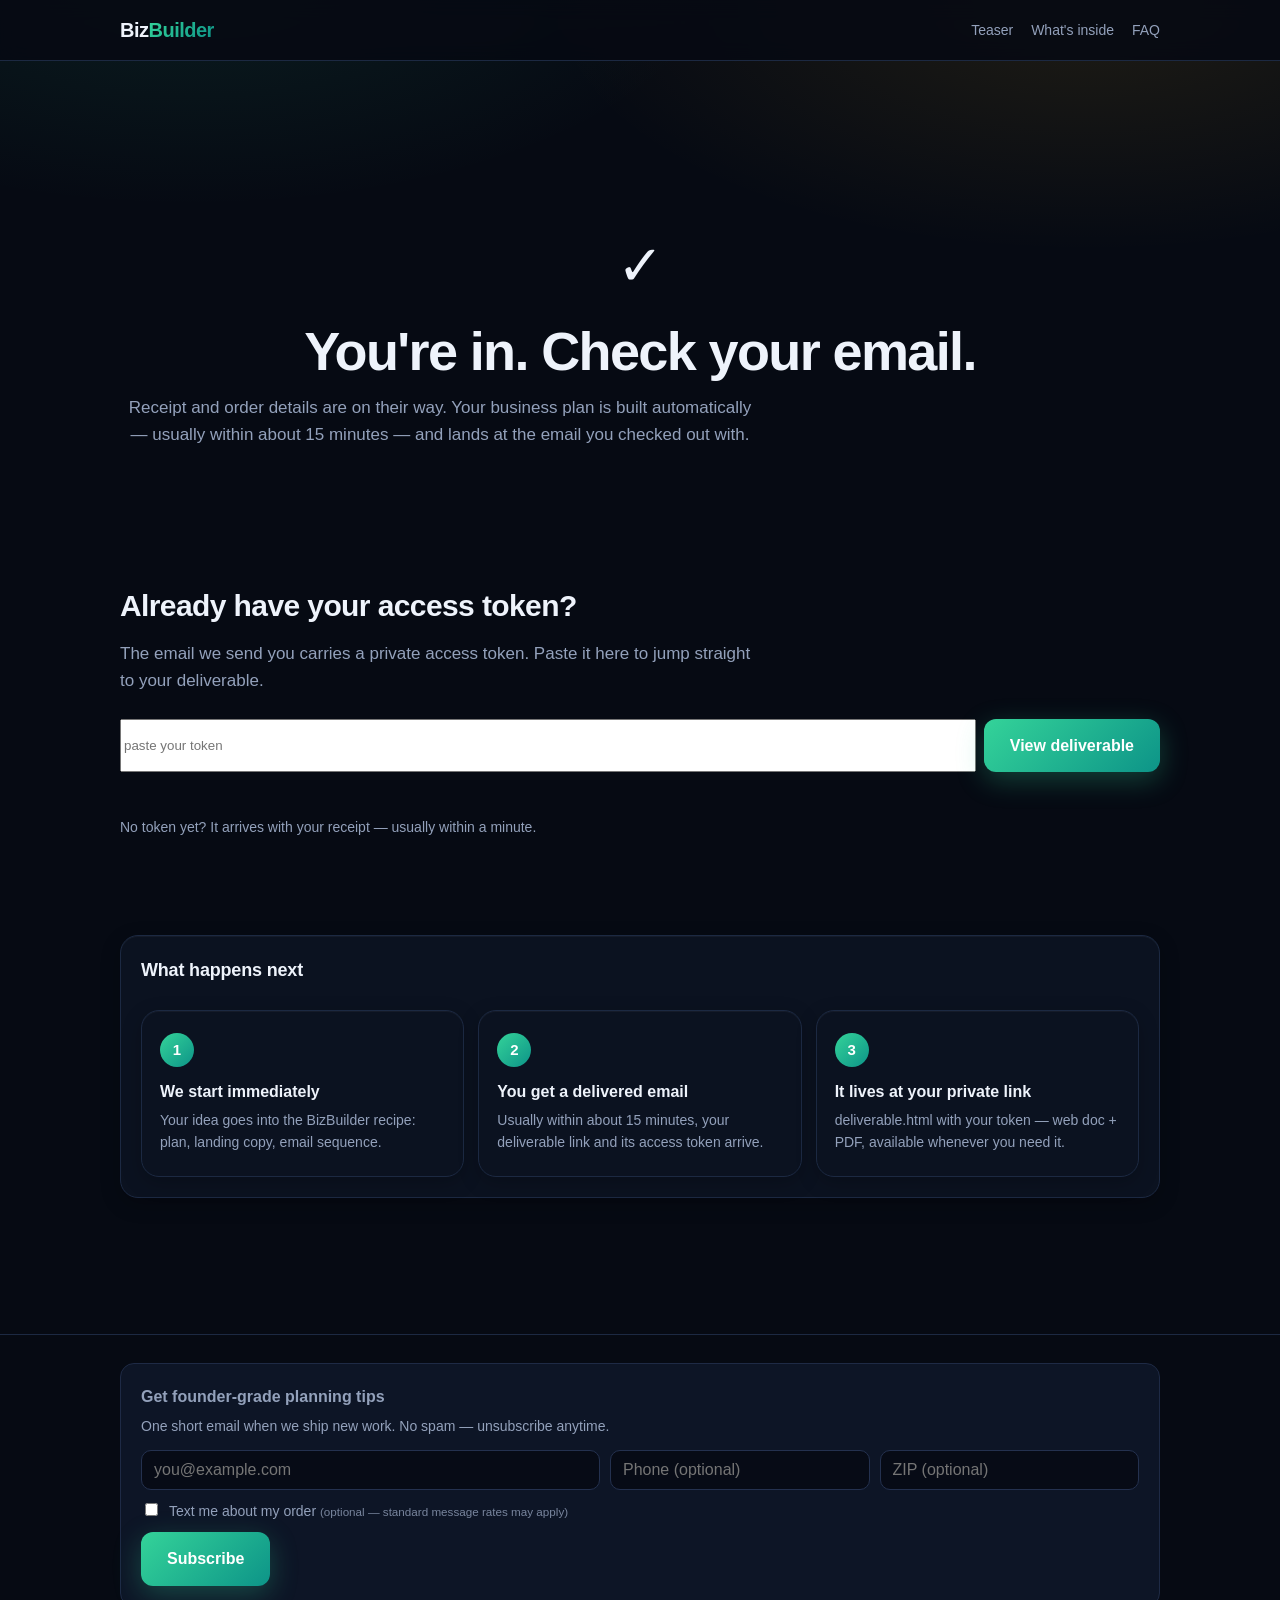
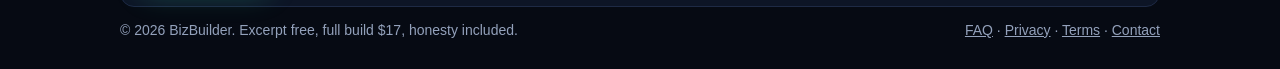
<file: success.html>
<!DOCTYPE html>
<html lang="en">
<head>
<meta charset="utf-8">
<!-- TRACKING:GA4-GTM -->
<!-- Google Tag Manager -->
<script>(function(w,d,s,l,i){w[l]=w[l]||[];w[l].push({'gtm.start':new Date().getTime(),event:'gtm.js'});var f=d.getElementsByTagName(s)[0],j=d.createElement(s),dl=l!='dataLayer'?'&l='+l:'';j.async=true;j.src='https://www.googletagmanager.com/gtm.js?id='+i+dl;f.parentNode.insertBefore(j,f);})(window,document,'script','dataLayer','GTM-PZLMLZ5C');</script>
<!-- End Google Tag Manager -->
<!-- Google Analytics 4 -->
<script async src="https://www.googletagmanager.com/gtag/js?id=G-7B9QWGC3VD"></script>
<script>window.dataLayer=window.dataLayer||[];function gtag(){dataLayer.push(arguments);}gtag('js',new Date());gtag('config','G-7B9QWGC3VD');</script>
<!-- End Google Analytics 4 -->
<meta name="viewport" content="width=device-width, initial-scale=1, viewport-fit=cover">
<title>BizBuilder — Order confirmed</title>
<meta name="robots" content="noindex">
<link rel="canonical" href="https://bizbuilder.mehyar.us/success.html">
<meta name="description" content="Your BizBuilder order is confirmed — your $17 one-time build is running. The full one-page business plan, landing copy, and 5-email sequence are on the way.">
<meta property="og:type" content="website">
<meta property="og:site_name" content="BizBuilder">
<meta property="og:title" content="BizBuilder — Order confirmed">
<meta property="og:description" content="Your BizBuilder order is confirmed — your $17 one-time build is running. The full one-page business plan, landing copy, and 5-email sequence are on the way.">
<meta property="og:url" content="https://bizbuilder.mehyar.us/success.html">
<meta property="og:image" content="https://bizbuilder.mehyar.us/assets/samples/bb-offer.png">
<meta name="twitter:card" content="summary_large_image">
<meta name="twitter:title" content="BizBuilder — Order confirmed">
<meta name="twitter:description" content="Your BizBuilder order is confirmed — your $17 one-time build is running. The full one-page business plan, landing copy, and 5-email sequence are on the way.">
<meta name="twitter:image" content="https://bizbuilder.mehyar.us/assets/samples/bb-offer.png">
<link rel="manifest" href="manifest.json">
<meta name="theme-color" content="#0a120c">
<link rel="stylesheet" href="styles.css">
<script src="https://mehyar.us/msrc.js?v=2" defer></script>
</head>
<body>
<!-- Google Tag Manager (noscript) -->
<noscript><iframe src="https://www.googletagmanager.com/ns.html?id=GTM-PZLMLZ5C" height="0" width="0" style="display:none;visibility:hidden"></iframe></noscript>
<!-- End Google Tag Manager (noscript) -->


<header class="site-header">
  <div class="inner">
    <a class="brand" href="index.html">Biz<span>Builder</span></a>
    <nav class="nav">
      <a href="index.html#teaser">Teaser</a>
      <a href="index.html#inside">What's inside</a>
      <a href="index.html#faq">FAQ</a>
    </nav>
  </div>
</header>

<main>
  <section class="centered">
    <div class="check">✓</div>
    <h1>You're in. Check your email.</h1>
    <p class="lede">Receipt and order details are on their way. Your business plan is built automatically — usually within about 15 minutes — and lands at the email you checked out with.</p>
  </section>

  <section id="live-status" hidden>
    <h2>Live order status</h2>
    <p class="lede" id="status-line">Checking…</p>
    <div id="status-actions" style="margin-top:12px"></div>
  </section>

  <section>
    <h2>Already have your access token?</h2>
    <p class="lede">The email we send you carries a private access token. Paste it here to jump straight to your deliverable.</p>
    <form id="token-form" novalidate>
      <div class="token-form">
        <input type="text" id="token-input" placeholder="paste your token" autocomplete="off" autocapitalize="off" spellcheck="false">
        <button type="submit" class="btn btn-primary">View deliverable</button>
      </div>
      <div class="status" id="token-status"></div>
    </form>
    <p class="lede" style="font-size:14px;margin-top:12px">No token yet? It arrives with your receipt — usually within a minute.</p>
  </section>

  <section>
    <div class="whatyouget">
      <h3>What happens next</h3>
      <ol class="steps">
        <li><strong>We start immediately</strong><p>Your idea goes into the BizBuilder recipe: plan, landing copy, email sequence.</p></li>
        <li><strong>You get a delivered email</strong><p>Usually within about 15 minutes, your deliverable link and its access token arrive.</p></li>
        <li><strong>It lives at your private link</strong><p>deliverable.html with your token — web doc + PDF, available whenever you need it.</p></li>
      </ol>
    </div>
  </section>
</main>

<footer>
  <div class="inner footer-grid">
    <div class="subscribe-block">
      <strong>Get founder-grade planning tips</strong>
      <p class="muted">One short email when we ship new work. No spam — unsubscribe anytime.</p>
      <form class="subscribe-form" data-subscribe-form novalidate>
        <div class="subscribe-row">
          <input type="email" name="email" placeholder="you@example.com" required aria-label="Email address (required)" autocomplete="email">
          <input type="tel" name="phone" placeholder="Phone (optional)" aria-label="Phone number (optional)" autocomplete="tel">
          <input type="text" name="zip" placeholder="ZIP (optional)" aria-label="ZIP code (optional)" inputmode="numeric" autocomplete="postal-code">
        </div>
        <label class="sms-consent"><input type="checkbox" name="sms_consent" value="true"> <span>Text me about my order <small>(optional — standard message rates may apply)</small></span></label>
        <div class="subscribe-row">
          <button class="btn btn-primary" type="submit">Subscribe</button>
          <p class="subscribe-msg" role="status" hidden></p>
        </div>
      </form>
    </div>
    <div class="footer-base">
      <span>© 2026 BizBuilder. Excerpt free, full build $17, honesty included.</span>
      <span><a href="index.html#faq">FAQ</a> · <a href="privacy.html">Privacy</a> · <a href="terms.html">Terms</a> · <a href="mailto:info@mehyar.us">Contact</a></span>
    </div>
  </div>
</footer>

<script src="app.js"></script>
<script>
/* ---- fulfillment backfill ----
 * Safety net: if the Stripe webhook missed this payment (stale URL, etc.),
 * trigger fulfillment directly from the success page. Idempotent — the
 * server skips if an order already exists.
 */
(function () {
  "use strict";
  var qs = new URLSearchParams(window.location.search);
  var token = qs.get("token") || qs.get("access_token");
  if (!token || token.length < 16) return;
  var input = document.getElementById("token-input");
  if (input && !input.value) input.value = token;
  try {
    fetch("https://mehyar.us/api/pay/fulfill-backfill", {
      method: "POST",
      headers: { "Content-Type": "application/json" },
      body: JSON.stringify({ token: token })
    }).catch(function () { /* silent */ });
  } catch (e) { /* silent */ }
})();
</script>
<script>
/* ---- live status poll ----
 * Polls the BizBuilder order endpoint (/api/bizbuilder/deliverable), which
 * reports the build state: 409 + {status:"paid"|"failed"} while building,
 * 200 + manifest when ready. (The centralized /api/pay/status only knows
 * payment status, not build state.)
 */
(function () {
  "use strict";
  var qs = new URLSearchParams(window.location.search);
  var token = qs.get("token") || qs.get("access_token");
  if (!token || token.length < 16) return;
  var section = document.getElementById("live-status");
  var line = document.getElementById("status-line");
  var actions = document.getElementById("status-actions");
  section.hidden = false;

  function esc(s) {
    return String(s == null ? "" : s)
      .replace(/&/g, "&amp;").replace(/</g, "&lt;")
      .replace(/>/g, "&gt;").replace(/"/g, "&quot;");
  }

  function setActions(html) { actions.innerHTML = html; }

  async function poll() {
    var res, data = null;
    try {
      res = await fetch("/api/bizbuilder/deliverable?token=" + encodeURIComponent(token));
      data = await res.json().catch(function () { return null; });
    } catch (e) {
      line.textContent = "Couldn't reach the status service — your emailed link still works.";
      return;
    }
    if (res.status === 404 || res.status === 403) {
      line.textContent = "Couldn't find this order — use the token link from your email.";
      return;
    }
    if (res.ok && data && data.ok && data.status === "ready") {
      line.innerHTML = "Your business plan is ready.";
      setActions('<a class="btn btn-primary" href="deliverable.html?token=' + encodeURIComponent(token) + '">View your deliverable</a>');
      return; // stop polling
    }
    var state = (data && data.status) || "building";
    if (state === "failed") {
      line.innerHTML = "The build hit a snag. Retry below — your token stays the same.";
      var btn = document.createElement("button");
      btn.className = "btn btn-primary";
      btn.textContent = "Retry the build";
      btn.addEventListener("click", function () {
        btn.disabled = true;
        btn.textContent = "Retrying…";
        fetch("/api/bizbuilder/generate", {
          method: "POST",
          headers: { "Content-Type": "application/json" },
          body: JSON.stringify({ order_token: token, inputs: {} })
        }).then(function (r) { return r.json(); }).then(function (j) {
          if (j && j.ok) { poll(); }
          else { btn.disabled = false; btn.textContent = "Retry the build"; line.textContent = "Retry failed: " + esc((j && j.error) || "unknown") + " — reply to your receipt email and we'll fix it."; }
        }).catch(function () {
          btn.disabled = false; btn.textContent = "Retry the build";
        });
      });
      setActions("");
      actions.appendChild(btn);
      return; // stop polling
    }
    line.textContent = "Building your plan — usually ready within minutes. This page updates itself.";
    setTimeout(poll, 15000);
  }
  poll();
})();
</script>
<script>
document.addEventListener("DOMContentLoaded", function () {
  document.getElementById("token-form").addEventListener("submit", function (e) {
    e.preventDefault();
    var token = document.getElementById("token-input").value.trim();
    var status = document.getElementById("token-status");
    if (!token) {
      status.textContent = "Paste the token from your email first.";
      status.className = "status error";
      return;
    }
    window.location.href = "deliverable.html?token=" + encodeURIComponent(token);
  });
});
</script>
</body>
</html>
</file>
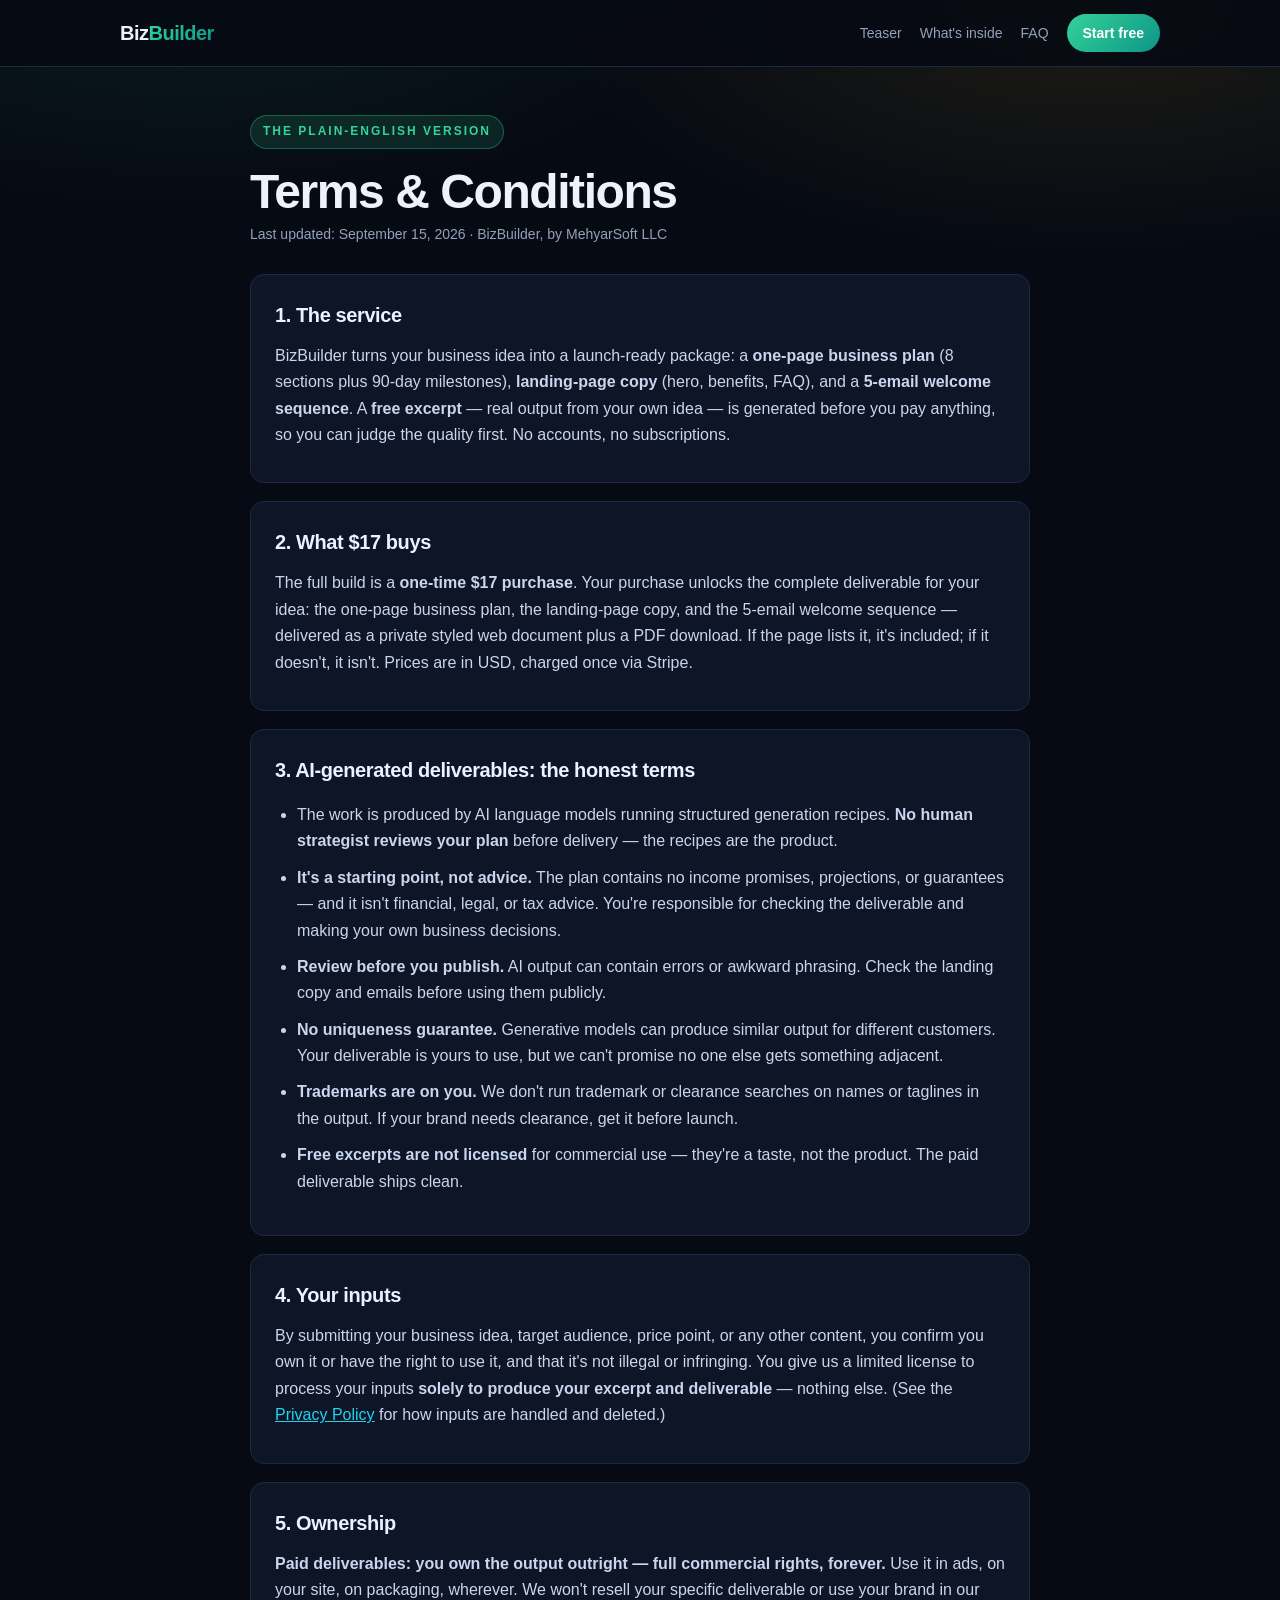
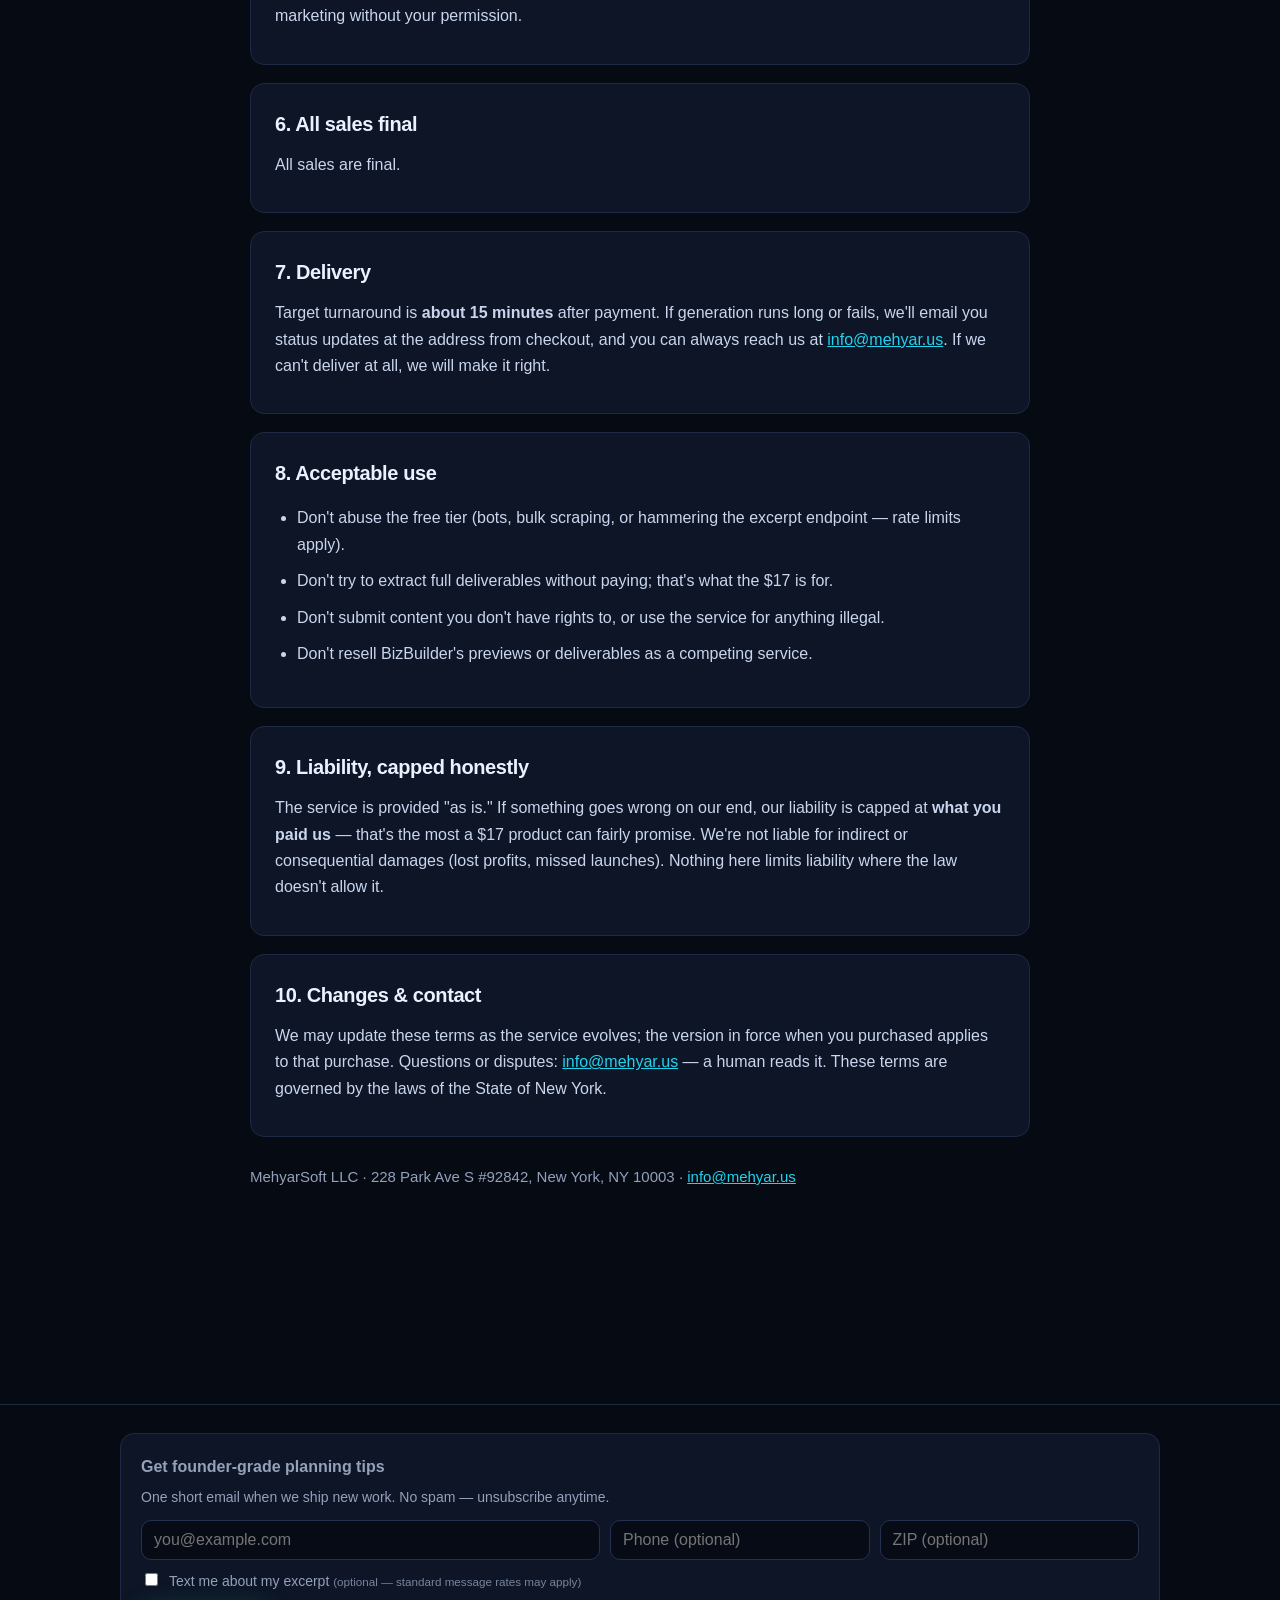
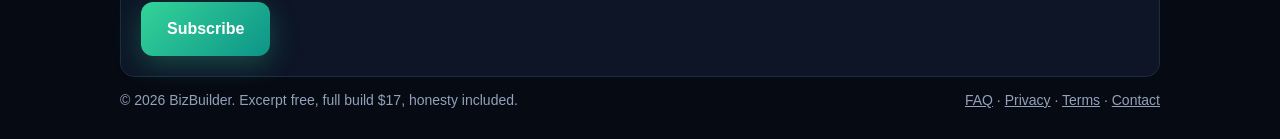
<file: terms.html>
<!DOCTYPE html>
<html lang="en">
<head>
<meta charset="utf-8">
<!-- TRACKING:GA4-GTM -->
<!-- Google Tag Manager -->
<script>(function(w,d,s,l,i){w[l]=w[l]||[];w[l].push({'gtm.start':new Date().getTime(),event:'gtm.js'});var f=d.getElementsByTagName(s)[0],j=d.createElement(s),dl=l!='dataLayer'?'&l='+l:'';j.async=true;j.src='https://www.googletagmanager.com/gtm.js?id='+i+dl;f.parentNode.insertBefore(j,f);})(window,document,'script','dataLayer','GTM-PZLMLZ5C');</script>
<!-- End Google Tag Manager -->
<!-- Google Analytics 4 -->
<script async src="https://www.googletagmanager.com/gtag/js?id=G-7B9QWGC3VD"></script>
<script>window.dataLayer=window.dataLayer||[];function gtag(){dataLayer.push(arguments);}gtag('js',new Date());gtag('config','G-7B9QWGC3VD');</script>
<!-- End Google Analytics 4 -->
<meta name="viewport" content="width=device-width, initial-scale=1, viewport-fit=cover">
<title>Terms &amp; Conditions — BizBuilder</title>
<meta name="description" content="What your $17 one-time BizBuilder build buys — all sales are final. AI-deliverable terms, and you own your output with full commercial rights.">
<link rel="canonical" href="https://bizbuilder.mehyar.us/terms.html">
<meta property="og:type" content="website">
<meta property="og:site_name" content="BizBuilder">
<meta property="og:title" content="Terms & Conditions — BizBuilder">
<meta property="og:description" content="What your $17 one-time BizBuilder build buys — all sales are final. AI-deliverable terms, and you own your output with full commercial rights.">
<meta property="og:url" content="https://bizbuilder.mehyar.us/terms.html">
<meta property="og:image" content="https://bizbuilder.mehyar.us/assets/samples/bb-offer.png">
<meta name="twitter:card" content="summary_large_image">
<meta name="twitter:title" content="Terms & Conditions — BizBuilder">
<meta name="twitter:description" content="What your $17 one-time BizBuilder build buys — all sales are final. AI-deliverable terms, and you own your output with full commercial rights.">
<meta name="twitter:image" content="https://bizbuilder.mehyar.us/assets/samples/bb-offer.png">
<link rel="manifest" href="manifest.json">
<meta name="theme-color" content="#0a120c">
<link rel="stylesheet" href="styles.css">
<script src="https://mehyar.us/msrc.js?v=2" defer></script>
</head>
<body>
<!-- Google Tag Manager (noscript) -->
<noscript><iframe src="https://www.googletagmanager.com/ns.html?id=GTM-PZLMLZ5C" height="0" width="0" style="display:none;visibility:hidden"></iframe></noscript>
<!-- End Google Tag Manager (noscript) -->


<header class="site-header">
  <div class="inner">
    <a class="brand" href="index.html">Biz<span>Builder</span></a>
    <nav class="nav">
      <a href="index.html#teaser">Teaser</a>
      <a href="index.html#inside">What's inside</a>
      <a href="index.html#faq">FAQ</a>
      <a class="nav-cta" href="index.html#teaser">Start free</a>
    </nav>
  </div>
</header>

<main>
  <article class="legal">
    <p class="eyebrow">The plain-English version</p>
    <h1>Terms &amp; Conditions</h1>
    <p class="legal-updated">Last updated: September 15, 2026 · BizBuilder, by MehyarSoft LLC</p>

    <section class="legal-card">
      <h2>1. The service</h2>
      <p>BizBuilder turns your business idea into a launch-ready package: a <strong>one-page business plan</strong> (8 sections plus 90-day milestones), <strong>landing-page copy</strong> (hero, benefits, FAQ), and a <strong>5-email welcome sequence</strong>. A <strong>free excerpt</strong> — real output from your own idea — is generated before you pay anything, so you can judge the quality first. No accounts, no subscriptions.</p>
    </section>

    <section class="legal-card">
      <h2>2. What $17 buys</h2>
      <p>The full build is a <strong>one-time $17 purchase</strong>. Your purchase unlocks the complete deliverable for your idea: the one-page business plan, the landing-page copy, and the 5-email welcome sequence — delivered as a private styled web document plus a PDF download. If the page lists it, it's included; if it doesn't, it isn't. Prices are in USD, charged once via Stripe.</p>
    </section>

    <section class="legal-card">
      <h2>3. AI-generated deliverables: the honest terms</h2>
      <ul>
        <li>The work is produced by AI language models running structured generation recipes. <strong>No human strategist reviews your plan</strong> before delivery — the recipes are the product.</li>
        <li><strong>It's a starting point, not advice.</strong> The plan contains no income promises, projections, or guarantees — and it isn't financial, legal, or tax advice. You're responsible for checking the deliverable and making your own business decisions.</li>
        <li><strong>Review before you publish.</strong> AI output can contain errors or awkward phrasing. Check the landing copy and emails before using them publicly.</li>
        <li><strong>No uniqueness guarantee.</strong> Generative models can produce similar output for different customers. Your deliverable is yours to use, but we can't promise no one else gets something adjacent.</li>
        <li><strong>Trademarks are on you.</strong> We don't run trademark or clearance searches on names or taglines in the output. If your brand needs clearance, get it before launch.</li>
        <li><strong>Free excerpts are not licensed</strong> for commercial use — they're a taste, not the product. The paid deliverable ships clean.</li>
      </ul>
    </section>

    <section class="legal-card">
      <h2>4. Your inputs</h2>
      <p>By submitting your business idea, target audience, price point, or any other content, you confirm you own it or have the right to use it, and that it's not illegal or infringing. You give us a limited license to process your inputs <strong>solely to produce your excerpt and deliverable</strong> — nothing else. (See the <a href="privacy.html">Privacy Policy</a> for how inputs are handled and deleted.)</p>
    </section>

    <section class="legal-card">
      <h2>5. Ownership</h2>
      <p><strong>Paid deliverables: you own the output outright — full commercial rights, forever.</strong> Use it in ads, on your site, on packaging, wherever. We won't resell your specific deliverable or use your brand in our marketing without your permission.</p>
    </section>

    <section class="legal-card">
      <h2>6. All sales final</h2>
      <p>All sales are final.</p>
    </section>

    <section class="legal-card">
      <h2>7. Delivery</h2>
      <p>Target turnaround is <strong>about 15 minutes</strong> after payment. If generation runs long or fails, we'll email you status updates at the address from checkout, and you can always reach us at <a href="mailto:info@mehyar.us">info@mehyar.us</a>. If we can't deliver at all, we will make it right.</p>
    </section>

    <section class="legal-card">
      <h2>8. Acceptable use</h2>
      <ul>
        <li>Don't abuse the free tier (bots, bulk scraping, or hammering the excerpt endpoint — rate limits apply).</li>
        <li>Don't try to extract full deliverables without paying; that's what the $17 is for.</li>
        <li>Don't submit content you don't have rights to, or use the service for anything illegal.</li>
        <li>Don't resell BizBuilder's previews or deliverables as a competing service.</li>
      </ul>
    </section>

    <section class="legal-card">
      <h2>9. Liability, capped honestly</h2>
      <p>The service is provided "as is." If something goes wrong on our end, our liability is capped at <strong>what you paid us</strong> — that's the most a $17 product can fairly promise. We're not liable for indirect or consequential damages (lost profits, missed launches). Nothing here limits liability where the law doesn't allow it.</p>
    </section>

    <section class="legal-card">
      <h2>10. Changes &amp; contact</h2>
      <p>We may update these terms as the service evolves; the version in force when you purchased applies to that purchase. Questions or disputes: <a href="mailto:info@mehyar.us">info@mehyar.us</a> — a human reads it. These terms are governed by the laws of the State of New York.</p>
    </section>

    <p class="legal-contact">MehyarSoft LLC · 228 Park Ave S #92842, New York, NY 10003 · <a href="mailto:info@mehyar.us">info@mehyar.us</a></p>
  </article>
</main>

<footer>
  <div class="inner footer-grid">
    <div class="subscribe-block">
      <strong>Get founder-grade planning tips</strong>
      <p class="muted">One short email when we ship new work. No spam — unsubscribe anytime.</p>
      <form class="subscribe-form" data-subscribe-form novalidate>
        <div class="subscribe-row">
          <input type="email" name="email" placeholder="you@example.com" required aria-label="Email address (required)" autocomplete="email">
          <input type="tel" name="phone" placeholder="Phone (optional)" aria-label="Phone number (optional)" autocomplete="tel">
          <input type="text" name="zip" placeholder="ZIP (optional)" aria-label="ZIP code (optional)" inputmode="numeric" autocomplete="postal-code">
        </div>
        <label class="sms-consent"><input type="checkbox" name="sms_consent" value="true"> <span>Text me about my excerpt <small>(optional — standard message rates may apply)</small></span></label>
        <div class="subscribe-row">
          <button class="btn btn-primary" type="submit">Subscribe</button>
          <p class="subscribe-msg" role="status" hidden></p>
        </div>
      </form>
    </div>
    <div class="footer-base">
      <span>© 2026 BizBuilder. Excerpt free, full build $17, honesty included.</span>
      <span><a href="index.html#faq">FAQ</a> · <a href="privacy.html">Privacy</a> · <a href="terms.html">Terms</a> · <a href="mailto:info@mehyar.us">Contact</a></span>
    </div>
  </div>
</footer>

<script src="app.js"></script>
</body>
</html>
</file>
<file: styles.css>
/* BizBuilder — premium emerald/gold palette. Mobile-first, vanilla, no build step. Mobile-first, vanilla, no build step. */
:root {
  --bg: #060a13;
  --surface: #0b1220;
  --surface-2: #101a2e;
  --line: #1c2942;
  --text: #eef3fb;
  --muted: #93a1bb;
  --accent: #34d399;
  --accent-2: #fbbf24;
  --accent-soft: rgba(52, 211, 153, .12);
  --grad: linear-gradient(135deg, #34d399, #0d9488);
  --gold: #fbbf24;
  --ok: #34d399;
  --err: #fb7185;
  --radius: 16px;
  --maxw: 1080px;
  --font: -apple-system, BlinkMacSystemFont, "Segoe UI", Inter, Roboto, Helvetica, Arial, sans-serif;
}

* { box-sizing: border-box; }
html { -webkit-text-size-adjust: 100%; scroll-behavior: smooth; }
body {
  margin: 0;
  background:
    radial-gradient(900px 420px at 15% -5%, rgba(52, 211, 153, .10) 0%, transparent 60%) fixed,
    radial-gradient(900px 420px at 85% 0%, rgba(251, 191, 36, .10) 0%, transparent 60%) fixed,
    var(--bg);
  color: var(--text);
  font-family: var(--font);
  line-height: 1.6;
  font-size: 16px;
}

/* ---------- header ---------- */
.site-header {
  position: sticky; top: 0; z-index: 20;
  background: rgba(6, 10, 19, .88);
  backdrop-filter: blur(10px);
  -webkit-backdrop-filter: blur(10px);
  border-bottom: 1px solid var(--line);
}
.site-header .inner {
  max-width: var(--maxw); margin: 0 auto;
  padding: 14px 20px;
  display: flex; align-items: center; justify-content: space-between; gap: 12px;
}
.brand { font-weight: 800; font-size: 20px; letter-spacing: -.5px; color: var(--text); text-decoration: none; }
.brand span {
  background: var(--grad);
  -webkit-background-clip: text; background-clip: text;
  -webkit-text-fill-color: transparent; color: transparent;
}
.nav { display: flex; align-items: center; }
.nav a { color: var(--muted); text-decoration: none; font-size: 14px; margin-left: 18px; }
.nav a:hover { color: var(--text); }
.nav .nav-cta {
  margin-left: 18px; padding: 8px 16px; border-radius: 999px;
  background: var(--grad); color: #fff; font-weight: 700;
}
.nav .nav-cta:hover { color: #fff; opacity: .92; }
@media (max-width: 560px) { .nav a:not(.nav-cta) { display: none; } }

/* ---------- layout ---------- */
main { max-width: var(--maxw); margin: 0 auto; padding: 0 20px 72px; }
main section { margin-top: clamp(56px, 9vw, 96px); }
section[id] { scroll-margin-top: 76px; }
h1 {
  font-size: clamp(30px, 8.5vw, 54px);
  line-height: 1.06; letter-spacing: -0.03em;
  margin: 0 0 14px; text-wrap: balance;
}
h2 { font-size: clamp(22px, 5.5vw, 30px); letter-spacing: -0.02em; margin: 0 0 10px; text-wrap: balance; }
.sec-title { font-size: clamp(24px, 6vw, 36px); letter-spacing: -0.02em; text-wrap: balance; }
h3 { font-size: 18px; margin: 0 0 8px; letter-spacing: -0.01em; }
p.lede { color: var(--muted); font-size: 17px; margin: 0 0 18px; max-width: 640px; }
::selection { background: rgba(52, 211, 153, .35); }
a:focus-visible, button:focus-visible, input:focus-visible, summary:focus-visible {
  outline: 2px solid var(--accent); outline-offset: 2px; border-radius: 6px;
}
.eyebrow {
  display: inline-block;
  color: var(--accent); font-size: 12px; font-weight: 800;
  text-transform: uppercase; letter-spacing: 2px; margin: 0 0 10px;
  padding: 6px 12px; border: 1px solid rgba(52, 211, 153, .35);
  border-radius: 999px; background: var(--accent-soft);
}
.eyebrow-wrap { text-align: center; }
.sec-title { text-align: center; }
.sec-sub { text-align: center; color: var(--muted); max-width: 620px; margin: 0 auto 8px; }

/* ---------- hero ---------- */
.hero { padding: 64px 0 12px; text-align: center; }
.hero-compact { padding: clamp(36px, 7vw, 68px) 0 4px; }
.hero h1 .grad {
  background: var(--grad);
  -webkit-background-clip: text; background-clip: text;
  -webkit-text-fill-color: transparent; color: transparent;
}
.hero .lede { margin-left: auto; margin-right: auto; }
.hero-sub {
  color: var(--muted); font-size: clamp(15px, 4vw, 18px);
  margin: 12px auto 0; max-width: 520px; text-wrap: balance;
}
.hero-cta { margin-top: 24px; display: flex; justify-content: center; }
.hero-cta .btn { padding: 16px 34px; font-size: 17px; min-height: 52px; }
.hero .actions { display: flex; gap: 12px; flex-wrap: wrap; margin-top: 24px; justify-content: center; }
.trust-row {
  display: flex; gap: 10px 18px; flex-wrap: wrap; justify-content: center;
  margin-top: 20px; font-size: 13px; color: var(--muted);
}
.trust-row span { display: inline-flex; align-items: center; gap: 6px; white-space: nowrap; }
.hero-proof { margin-top: 22px; display: flex; flex-direction: column; gap: 12px; align-items: center; }
.chips { display: flex; gap: 8px; flex-wrap: wrap; justify-content: center; }
.chips span {
  font-size: 13px; color: var(--muted);
  border: 1px solid var(--line); border-radius: 999px;
  padding: 6px 12px; background: rgba(16, 26, 46, .6);
}
.stars { color: var(--gold); letter-spacing: 2px; font-size: 15px; }
.stars small { color: var(--muted); letter-spacing: 0; font-size: 13px; margin-left: 6px; }

/* ---------- buttons ---------- */
.btn {
  display: inline-block; border: 0; cursor: pointer;
  font: inherit; font-weight: 700; font-size: 16px;
  padding: 14px 26px; border-radius: 12px;
  text-decoration: none; text-align: center;
  transition: transform .06s ease, opacity .15s, box-shadow .15s;
}
.btn:active { transform: scale(.98); }
.btn-primary { background: var(--grad); color: #fff; box-shadow: 0 8px 28px rgba(52, 211, 153, .28); }
.btn-primary:hover { opacity: .94; box-shadow: 0 10px 32px rgba(52, 211, 153, .36); }
.btn-ghost { background: var(--surface-2); color: var(--text); border: 1px solid var(--line); }
.btn-ghost:hover { border-color: var(--accent); }
.btn-block { display: block; width: 100%; }

/* ---------- work gallery — snap strip on mobile, grid on desktop ---------- */
.work-strip {
  display: flex; gap: 12px; overflow-x: auto;
  scroll-snap-type: x mandatory; -webkit-overflow-scrolling: touch;
  margin: 22px -20px 0; padding: 4px 20px 14px;
  scrollbar-width: none;
}
.work-strip::-webkit-scrollbar { display: none; }
.work-strip .work-card { flex: 0 0 72vw; max-width: 300px; scroll-snap-align: center; }
@media (min-width: 760px) {
  .work-strip { display: grid; grid-template-columns: repeat(3, 1fr); overflow: visible; margin: 26px 0 0; padding: 0; gap: 14px; }
  .work-strip .work-card { flex: none; max-width: none; scroll-snap-align: none; }
}
.work-card {
  background: var(--surface); border: 1px solid var(--line);
  border-radius: 18px; overflow: hidden;
  box-shadow: inset 0 1px 0 rgba(255, 255, 255, .04), 0 6px 20px rgba(0, 0, 0, .25);
  transition: transform .15s ease, border-color .15s ease;
}
.work-card:hover { transform: translateY(-3px); border-color: rgba(52, 211, 153, .45); }
.work-card img { width: 100%; display: block; aspect-ratio: 1 / 1; object-fit: cover; }
.work-card .work-cap { padding: 10px 14px; font-size: 13px; color: var(--muted); }
.work-card .work-cap strong { color: var(--text); display: block; font-size: 14px; }
.gallery-note { text-align: center; color: var(--muted); font-size: 13px; margin-top: 14px; }

/* ---------- feature cards ---------- */
.cards { display: grid; gap: 16px; margin-top: 26px; }
@media (min-width: 720px) { .cards { grid-template-columns: 1fr 1fr; } }
.card {
  background: var(--surface); border: 1px solid var(--line);
  border-radius: var(--radius); padding: 0; overflow: hidden;
  display: flex; flex-direction: column;
  transition: transform .15s ease, border-color .15s ease;
}
.card:hover { transform: translateY(-3px); border-color: rgba(52, 211, 153, .45); }
.card-thumb { display: block; width: 100%; aspect-ratio: 16 / 9; object-fit: cover; border-bottom: 1px solid var(--line); }
.card-body { padding: 20px; display: flex; flex-direction: column; gap: 8px; flex: 1; }
.card .tag {
  font-size: 11px; color: var(--accent); font-weight: 800;
  text-transform: uppercase; letter-spacing: 1.5px;
  display: inline-flex; align-items: center; gap: 6px;
}
.card .tag::before { content: ""; width: 7px; height: 7px; border-radius: 50%; background: var(--accent); box-shadow: 0 0 10px var(--accent); }
.card h3 { margin: 0; font-size: 19px; }
.card .pitch { margin: 0; font-size: 15px; }
.card .teaser { margin: 0; color: var(--muted); font-size: 14px; }
.card .price-row { display: flex; align-items: center; justify-content: space-between; margin-top: auto; padding-top: 12px; }
.price { font-size: 22px; font-weight: 800; }
.price small { color: var(--muted); font-weight: 400; font-size: 13px; }
.card .btn { padding: 10px 18px; font-size: 15px; }

/* ---------- before / after ---------- */
.ba-grid { display: grid; gap: 16px; margin-top: 26px; }
@media (min-width: 760px) { .ba-grid { grid-template-columns: 1fr 1fr; } }
.ba-card {
  background: var(--surface); border: 1px solid var(--line);
  border-radius: var(--radius); padding: 22px;
}
.ba-label {
  font-size: 11px; font-weight: 800; text-transform: uppercase; letter-spacing: 2px;
  margin-bottom: 12px; display: inline-block; padding: 4px 12px; border-radius: 999px;
}
.ba-before .ba-label { color: var(--err); border: 1px solid rgba(251, 113, 133, .4); background: rgba(251, 113, 133, .08); }
.ba-after .ba-label { color: var(--ok); border: 1px solid rgba(52, 211, 153, .4); background: rgba(52, 211, 153, .08); }
.ba-card blockquote { margin: 0; font-size: 17px; }
.ba-before blockquote { color: var(--muted); text-decoration: line-through; text-decoration-color: rgba(251, 113, 133, .6); }
.ba-after blockquote { font-weight: 700; }
.ba-after ul { margin: 10px 0 0; padding: 0; list-style: none; display: grid; gap: 8px; }
.ba-after li { font-size: 15px; }
.ba-after li strong { display: block; }
.ba-after li .why { color: var(--muted); font-size: 13px; }
.ba-meta { margin-top: 12px; font-size: 13px; color: var(--muted); }
.score-ring {
  font-size: 44px; font-weight: 800; letter-spacing: -1px;
  background: var(--grad); -webkit-background-clip: text; background-clip: text;
  -webkit-text-fill-color: transparent; color: transparent;
}

/* ---------- reviews ---------- */
.review-grid { display: grid; gap: 14px; margin-top: 26px; }
@media (min-width: 720px) { .review-grid { grid-template-columns: 1fr 1fr; } }
.review-card {
  background: var(--surface); border: 1px solid var(--line);
  border-radius: var(--radius); padding: 20px; position: relative;
}
.sample-badge {
  position: absolute; top: 14px; right: 14px;
  font-size: 10px; font-weight: 800; letter-spacing: 1.5px;
  color: var(--accent-2); border: 1px dashed rgba(251, 191, 36, .6);
  border-radius: 6px; padding: 3px 8px;
}
.review-stars { color: var(--gold); letter-spacing: 3px; font-size: 16px; margin-bottom: 10px; }
.review-card p { margin: 0 0 12px; font-size: 15px; }
.reviewer { font-size: 13px; color: var(--muted); }
.reviewer strong { color: var(--text); }

/* ---------- bundles ---------- */
.bundle-grid { display: grid; gap: 16px; margin-top: 26px; }
@media (min-width: 720px) { .bundle-grid { grid-template-columns: 1fr 1fr; } }
.bundle {
  background: linear-gradient(180deg, var(--surface-2), var(--surface));
  border: 1px solid var(--line); border-radius: var(--radius); padding: 24px;
  position: relative;
}
.bundle.featured { border-color: rgba(52, 211, 153, .5); box-shadow: 0 12px 40px rgba(52, 211, 153, .12); }
.bundle .save { color: var(--gold); font-weight: 700; font-size: 14px; }
.bundle h3 { margin: 4px 0 6px; }
.bundle p { color: var(--muted); font-size: 14px; margin: 0 0 16px; }
.bundle .price { font-size: 30px; }
.bundle .price s { color: var(--muted); font-size: 16px; font-weight: 400; margin-right: 8px; }

/* ---------- how it works ---------- */
.steps { list-style: none; padding: 0; margin: 26px 0 0; display: grid; gap: 14px; counter-reset: step; }
@media (min-width: 720px) { .steps { grid-template-columns: repeat(3, 1fr); } }
.steps li {
  background: var(--surface); border: 1px solid var(--line);
  border-radius: var(--radius); padding: 22px 18px; position: relative;
  font-size: 15px;
}
.steps li::before {
  counter-increment: step; content: counter(step);
  width: 34px; height: 34px; border-radius: 50%;
  background: var(--grad); color: #fff;
  font-weight: 800; font-size: 15px;
  display: inline-flex; align-items: center; justify-content: center;
  margin-bottom: 12px;
}
.steps li strong { display: block; margin-bottom: 4px; font-size: 16px; }
.steps li p { margin: 0; color: var(--muted); font-size: 14px; }

/* ---------- faq ---------- */
.faq { margin-top: 26px; display: grid; gap: 10px; max-width: 760px; margin-left: auto; margin-right: auto; }
.faq details { background: var(--surface); border: 1px solid var(--line); border-radius: var(--radius); padding: 14px 18px; }
.faq summary { cursor: pointer; font-weight: 700; font-size: 15px; }
.faq details p { margin: 8px 0 0; color: var(--muted); font-size: 14px; }

/* ---------- final cta ---------- */
.final-cta {
  margin-top: 72px; text-align: center;
  background: linear-gradient(180deg, rgba(52, 211, 153, .10), rgba(99, 102, 241, .06));
  border: 1px solid rgba(52, 211, 153, .3);
  border-radius: 22px; padding: 48px 24px;
}
.final-cta h2 { font-size: 30px; }

/* ---------- feature page ---------- */
.back { display: inline-block; margin: 22px 0 0; color: var(--muted); text-decoration: none; font-size: 14px; }
.back:hover { color: var(--text); }
.feature-hero { margin-top: 10px; }
.feature-hero .turnaround { color: var(--muted); font-size: 14px; }
.feature-samples { margin-top: 8px; }
.whatyouget {
  background: var(--surface); border: 1px solid var(--line);
  border-radius: var(--radius); padding: 20px; margin-top: 24px;
}
.whatyouget h3 { margin-top: 0; }
.whatyouget p { margin: 0; font-size: 15px; color: var(--muted); }
.whatyouget ul { margin: 10px 0 0; padding-left: 20px; color: var(--muted); font-size: 15px; }
.unlock-box {
  border: 1px solid rgba(52, 211, 153, .5); background: var(--accent-soft);
  border-radius: var(--radius); padding: 22px; margin-top: 20px;
  display: flex; align-items: center; justify-content: space-between; gap: 14px; flex-wrap: wrap;
}
.unlock-box .price { font-size: 28px; }
.unlock-box p { margin: 0; font-size: 14px; color: var(--muted); }

/* ---------- forms ---------- */
.field { margin-bottom: 14px; }
.field label { display: block; font-weight: 700; font-size: 14px; margin-bottom: 6px; }
.field input[type="text"], .field input[type="url"], .field input[type="email"], .field textarea {
  width: 100%; padding: 12px 14px; border-radius: 10px;
  border: 1px solid var(--line); background: var(--surface-2); color: var(--text);
  font: inherit; font-size: 16px;
}
.field input[type="text"]:focus, .field input[type="url"]:focus, .field input[type="email"]:focus, .field textarea:focus {
  outline: none; border-color: var(--accent); box-shadow: 0 0 0 3px rgba(52, 211, 153, .18);
}
.field input[type="file"] { font: inherit; font-size: 14px; color: var(--muted); }
.field textarea { resize: vertical; }
.choices { display: flex; flex-wrap: wrap; gap: 8px; }
.chip {
  border: 1px solid var(--line); border-radius: 999px; padding: 8px 14px;
  font-size: 14px; font-weight: 400; cursor: pointer; background: var(--surface-2);
}
.chip input { margin-right: 6px; }
#teaser-form { margin-top: 18px; }

.status { min-height: 22px; font-size: 14px; margin-top: 10px; }
.status.busy { color: var(--accent); }
.status.error { color: var(--err); }

#teaser-result { margin-top: 16px; }
#teaser-result h3 { margin-top: 0; }
.result-body { white-space: pre-wrap; color: var(--text); font-size: 15px; }
.dev-fallback {
  border: 1px dashed var(--line); border-radius: var(--radius);
  padding: 18px; color: var(--muted); font-size: 14px; background: var(--surface);
}
.dev-fallback code { color: var(--text); background: var(--surface-2); padding: 1px 6px; border-radius: 6px; font-size: 13px; }
.preview-note { color: var(--muted); font-size: 13px; margin-top: 8px; }

.gallery { display: grid; gap: 10px; grid-template-columns: 1fr 1fr; margin-top: 12px; }
.gallery img { width: 100%; border-radius: 10px; border: 1px solid var(--line); display: block; }

/* ---------- modals ---------- */
.modal {
  position: fixed; inset: 0; z-index: 50;
  background: rgba(3, 6, 12, .78);
  display: flex; align-items: center; justify-content: center;
  padding: 18px;
}
.modal[hidden] { display: none; }
.modal .panel {
  background: var(--surface); border: 1px solid var(--line);
  border-radius: var(--radius); padding: 24px; width: 100%; max-width: 440px;
  max-height: 90vh; overflow: auto;
}
.modal .panel h2 { margin-top: 0; }
.modal .panel .muted { color: var(--muted); font-size: 14px; margin: 0 0 16px; }
.modal-close { float: right; background: none; border: 0; color: var(--muted); font-size: 22px; cursor: pointer; }
#buy-error { color: var(--err); font-size: 14px; min-height: 20px; margin: 8px 0 0; }
#payload-pre {
  background: #05080f; border: 1px solid var(--line); border-radius: 10px;
  padding: 14px; font-size: 13px; overflow: auto; white-space: pre; margin: 12px 0;
}
.dev-notice {
  border: 1px dashed var(--gold); color: var(--gold);
  border-radius: 10px; padding: 10px 14px; font-size: 13px; margin: 0;
}

/* ---------- success / deliverable ---------- */
.centered { text-align: center; padding: 64px 0 20px; }
.centered .check { font-size: 56px; }
.centered h1 { margin-top: 12px; }
.token-form { display: flex; gap: 8px; margin-top: 24px; }
.token-form input { flex: 1; }
.report { background: var(--surface); border: 1px solid var(--line); border-radius: var(--radius); padding: 22px; margin-top: 18px; }
.report h3 { color: var(--accent); font-size: 13px; text-transform: uppercase; letter-spacing: 1px; margin-top: 20px; }
.report h3:first-child { margin-top: 0; }
.report p, .report li { font-size: 15px; }
.severity { font-weight: 800; }
.severity.high { color: var(--err); }
.severity.medium { color: var(--gold); }
.severity.low { color: var(--ok); }

/* ---------- reveal on scroll ---------- */
.reveal { opacity: 0; transform: translateY(14px); transition: opacity .5s ease, transform .5s ease; }
.reveal.in { opacity: 1; transform: none; }
@media (prefers-reduced-motion: reduce) { .reveal { opacity: 1; transform: none; transition: none; } }

/* ---------- footer ---------- */
footer { border-top: 1px solid var(--line); margin-top: 64px; }
footer .inner { max-width: var(--maxw); margin: 0 auto; padding: 28px 20px; color: var(--muted); font-size: 13px; display: flex; justify-content: space-between; gap: 12px; flex-wrap: wrap; }
footer a { color: var(--muted); }
footer a:hover { color: var(--accent); }

/* ---------- product video ---------- */
.demo { margin-top: 40px; }
.video-wrap {
  max-width: 860px; margin: 18px auto 0;
  border-radius: 20px; overflow: hidden;
  border: 1px solid rgba(52, 211, 153, .35);
  box-shadow: 0 20px 60px rgba(52, 211, 153, .12);
  background: #000;
}
.video-wrap video { width: 100%; display: block; aspect-ratio: 16 / 10; background: #000; }

/* ---------- before/after slider ---------- */
.ba-slider-grid { display: grid; gap: 16px; margin-top: 26px; }
@media (min-width: 760px) { .ba-slider-grid { grid-template-columns: 1fr 1fr; } }
.ba-slider {
  position: relative; margin: 0; border-radius: var(--radius); overflow: hidden;
  border: 1px solid var(--line); cursor: ew-resize; touch-action: pan-y;
  --pos: 50%; user-select: none; -webkit-user-select: none;
  background: var(--surface);
}
.ba-slider .ba-img { width: 100%; display: block; aspect-ratio: 1 / 1; object-fit: cover; pointer-events: none; }
.ba-slider .ba-top { position: absolute; inset: 0; clip-path: inset(0 calc(100% - var(--pos)) 0 0); }
.ba-handle {
  position: absolute; top: 0; bottom: 0; left: var(--pos); width: 2px;
  background: #fff; box-shadow: 0 0 12px rgba(0,0,0,.5); transform: translateX(-1px);
}
.ba-handle span {
  position: absolute; top: 50%; left: 50%; transform: translate(-50%, -50%);
  width: 44px; height: 44px; border-radius: 50%;
  background: var(--grad); color: #fff; font-weight: 800;
  display: flex; align-items: center; justify-content: center; font-size: 15px;
  box-shadow: 0 4px 16px rgba(0,0,0,.45);
  animation: handle-nudge 2.4s ease-in-out 1.2s 2;
}
@keyframes handle-nudge {
  0%, 100% { transform: translate(-50%, -50%); }
  50% { transform: translate(calc(-50% + 10px), -50%); }
}
@media (prefers-reduced-motion: reduce) { .ba-handle span { animation: none; } }
.ba-tag {
  position: absolute; top: 12px; font-size: 11px; font-weight: 800;
  text-transform: uppercase; letter-spacing: 1.5px;
  padding: 5px 12px; border-radius: 999px; background: rgba(3, 6, 12, .72);
  border: 1px solid var(--line); color: var(--text); pointer-events: none;
}
.tag-before { left: 12px; }
.tag-after { right: 12px; }
.ba-slider figcaption {
  position: absolute; bottom: 0; left: 0; right: 0;
  padding: 26px 14px 10px; font-size: 13px; color: var(--muted);
  background: linear-gradient(transparent, rgba(3,6,12,.82)); pointer-events: none;
}

/* ---------- rating summary ---------- */
.rating-summary {
  display: flex; align-items: center; justify-content: center; gap: 14px;
  margin-top: 22px; padding: 16px 20px; flex-wrap: wrap; text-align: center;
  background: var(--surface); border: 1px solid var(--line); border-radius: var(--radius);
  font-size: 16px;
}
.review-grid.wall { grid-template-columns: repeat(2, 1fr); }
@media (min-width: 900px) { .review-grid.wall { grid-template-columns: repeat(4, 1fr); } }

/* ---------- value stack ---------- */
.value-grid { display: grid; gap: 14px; margin-top: 26px; }
@media (min-width: 720px) { .value-grid { grid-template-columns: 1fr 1fr; } }
.value-card {
  background: var(--surface); border: 1px solid var(--line);
  border-radius: var(--radius); padding: 22px;
}
.value-icon { font-size: 28px; margin-bottom: 10px; }
.value-card h3 { margin: 0 0 6px; }
.value-card p { margin: 0; color: var(--muted); font-size: 14px; }
.compare-strip {
  display: grid; gap: 10px; margin-top: 22px;
  grid-template-columns: repeat(3, 1fr);
  background: var(--surface); border: 1px solid var(--line);
  border-radius: var(--radius); padding: 20px;
}
.compare-col { text-align: center; display: flex; flex-direction: column; gap: 4px; justify-content: center; }
.compare-col.winner {
  background: var(--accent-soft); border: 1px solid rgba(52, 211, 153, .45);
  border-radius: 12px; padding: 12px 6px;
}
.compare-who { font-size: 11px; text-transform: uppercase; letter-spacing: 1.5px; color: var(--muted); font-weight: 800; }
.compare-price { font-size: 26px; font-weight: 800; }
.compare-col.winner .compare-price {
  background: var(--grad); -webkit-background-clip: text; background-clip: text;
  -webkit-text-fill-color: transparent; color: transparent;
}
.compare-time { font-size: 13px; color: var(--muted); }
.price-guarantee { font-size: 12px; color: var(--muted); margin: 8px 0 0; }
@media (max-width: 560px) {
  .compare-strip { padding: 14px 10px; gap: 6px; }
  .compare-price { font-size: 19px; }
  .compare-time { font-size: 11px; }
  .compare-who { font-size: 10px; }
}

/* ---------- Free-preview gating ---------- */
.free-preview-banner{display:flex;align-items:center;gap:12px;flex-wrap:wrap;background:rgba(34,211,238,.08);border:1px solid rgba(34,211,238,.35);border-radius:12px;padding:12px 16px;margin:0 0 20px;font-size:15px}
.free-preview-badge{background:linear-gradient(135deg,#22d3ee,#818cf8);color:#04121a;font-weight:800;font-size:12px;letter-spacing:1.5px;padding:5px 12px;border-radius:999px;white-space:nowrap}
.free-preview-banner a{color:#22d3ee;font-weight:700}

/* ---------- Footer subscribe ---------- */
.footer-grid{display:flex;flex-direction:column;gap:20px}
.subscribe-block{background:#0d1526;border:1px solid #1e2a45;border-radius:14px;padding:20px}
.subscribe-block strong{font-size:16px}
.subscribe-block .muted{margin:6px 0 12px;font-size:14px}
.subscribe-row{display:flex;gap:10px;flex-wrap:wrap;align-items:center}
.subscribe-form input[type="email"],.subscribe-form input[type="tel"],.subscribe-form input[type="text"]{background:#070b16;border:1px solid #24314f;color:#eaf2ff;border-radius:10px;padding:10px 12px;font-size:16px;min-width:0}
.subscribe-form input[type="email"]{flex:2 1 200px}
.subscribe-form input[type="tel"],.subscribe-form input[type="text"]{flex:1 1 130px}
.subscribe-form input:focus{outline:2px solid #22d3ee;outline-offset:1px}
.sms-consent{display:flex;align-items:flex-start;gap:8px;margin:10px 0;font-size:14px;color:var(--muted,#9fb0cc);cursor:pointer}
.sms-consent input{margin-top:3px;accent-color:#22d3ee}
.sms-consent small{opacity:.8}
.subscribe-msg{font-size:14px;color:#22d3ee;margin:0}
.footer-base{display:flex;justify-content:space-between;gap:12px;flex-wrap:wrap;font-size:14px;color:var(--muted,#9fb0cc)}
@media(max-width:560px){.subscribe-row .btn{width:100%}}

/* ---------- Legal pages ---------- */
.legal{max-width:820px;margin:0 auto;padding:48px 20px 64px}
.legal h1{font-size:clamp(32px,5vw,48px);margin:8px 0 6px}
.legal-updated{color:var(--muted,#9fb0cc);font-size:14px;margin:0 0 28px}
.legal-card{background:#0d1526;border:1px solid #1e2a45;border-radius:14px;padding:24px;margin:0 0 18px}
.legal-card h2{font-size:20px;margin:0 0 12px;color:#eaf2ff}
.legal-card p,.legal-card li{font-size:16px;line-height:1.65;color:#c9d6ee;margin:0 0 10px}
.legal-card ul{padding-left:22px}
.legal-card a{color:#22d3ee}
.legal-contact{margin-top:28px;color:var(--muted,#9fb0cc);font-size:15px}
.legal-contact a{color:#22d3ee}

/* ---------- round 5: visual-first, mobile-first, professional ---------- */

/* Cohesive card system — consistent radius + inset highlight */
.card, .ba-card, .review-card, .bundle, .value-card, .steps li,
.faq details, .whatyouget, .unlock-box, .report {
  border-radius: 18px;
  box-shadow: inset 0 1px 0 rgba(255, 255, 255, .04), 0 6px 20px rgba(0, 0, 0, .22);
}

/* Visual how-it-works steps */
.steps-visual li { padding-top: 20px; }
.step-icon {
  display: inline-flex; align-items: center; justify-content: center;
  width: 46px; height: 46px; border-radius: 14px; font-size: 22px;
  background: var(--accent-soft); border: 1px solid rgba(52, 211, 153, .3);
  margin-bottom: 12px;
}
.steps-visual li::before { display: none; }

/* Sticky mobile CTA — app-style bottom bar */
.sticky-cta {
  position: fixed; left: 12px; right: 12px;
  bottom: calc(12px + env(safe-area-inset-bottom));
  z-index: 40; display: none;
  align-items: center; justify-content: space-between; gap: 12px;
  background: rgba(11, 18, 32, .94);
  -webkit-backdrop-filter: blur(12px); backdrop-filter: blur(12px);
  border: 1px solid rgba(52, 211, 153, .38); border-radius: 16px;
  padding: 10px 10px 10px 16px;
  box-shadow: 0 12px 32px rgba(0, 0, 0, .5);
}
.sticky-cta[hidden] { display: none; }
.sticky-cta:not([hidden]) { display: flex; }
.sticky-cta-text { font-size: 14px; color: var(--muted); }
.sticky-cta-text strong { color: var(--text); font-size: 16px; }
.sticky-cta .btn { padding: 12px 20px; font-size: 15px; white-space: nowrap; min-height: 48px; }
@media (min-width: 720px) { .sticky-cta { display: none !important; } }

/* Subtle stagger for grid reveals — premium, not gimmicky */
@media (min-width: 760px) {
  .work-strip .work-card:nth-child(3n+2).reveal,
  .review-grid .review-card:nth-child(2n).reveal,
  .value-grid .value-card:nth-child(2n).reveal { transition-delay: .07s; }
  .work-strip .work-card:nth-child(3n+3).reveal { transition-delay: .14s; }
}

/* Thumb-friendly tap targets on touch */
@media (pointer: coarse) {
  .btn { min-height: 48px; }
  .nav .nav-cta { padding: 10px 18px; min-height: 44px; display: inline-flex; align-items: center; }
  .faq summary { padding: 6px 0; }
}

/* Tighter before/after on small screens */
@media (max-width: 560px) {
  .ba-card { padding: 18px; }
  .ba-slider .ba-img { aspect-ratio: 4 / 3; }
  .sec-sub { font-size: 15px; }
}

/* ============ STUDIO COLLECTION (work.html) ============ */
.nav a.active { color: var(--text); }
.work-hero { text-align: center; padding: clamp(48px, 8vw, 96px) 20px 8px; max-width: 760px; margin: 0 auto; }
.work-hero h1 { font-size: clamp(38px, 7vw, 64px); margin: 12px 0 16px; text-wrap: balance; }
.filter-bar { display: flex; flex-wrap: wrap; gap: 10px; justify-content: center; padding: 24px 16px 8px; }
.filter-btn { background: var(--surface); color: var(--muted); border: 1px solid var(--border); border-radius: 999px; padding: 10px 18px; font-size: 14px; cursor: pointer; min-height: 44px; }
.filter-btn:hover { color: var(--text); border-color: var(--cyan); }
.filter-btn.active { background: linear-gradient(135deg, var(--cyan), var(--indigo)); color: #04121f; border-color: transparent; font-weight: 700; }
.work-grid { display: grid; grid-template-columns: repeat(auto-fill, minmax(240px, 1fr)); gap: 18px; padding: 20px clamp(16px, 4vw, 48px) 8px; max-width: 1280px; margin: 0 auto; }
.work-tile { background: var(--surface); border: 1px solid var(--border); border-radius: 18px; overflow: hidden; cursor: pointer; box-shadow: inset 0 1px 0 rgba(255,255,255,.05), 0 12px 32px rgba(0,0,0,.35); transition: transform .18s ease, border-color .18s ease; }
.work-tile:hover, .work-tile:focus-visible { transform: translateY(-3px); border-color: var(--cyan); outline: none; }
.work-tile img { width: 100%; aspect-ratio: 1/1; object-fit: cover; display: block; }
.work-tile-cap { padding: 12px 14px 14px; display: flex; flex-direction: column; gap: 3px; }
.work-tile-cap strong { font-size: 15px; }
.work-tile-cap span { font-size: 13px; color: var(--muted); }
.work-tile-price { color: var(--gold) !important; font-weight: 700; }
.text-tile-inner { padding: 22px 18px; min-height: 240px; display: flex; flex-direction: column; gap: 12px; justify-content: center; background: radial-gradient(120% 120% at 20% 0%, rgba(56,189,248,.12), transparent 60%); }
.text-tile-label { font-size: 12px; letter-spacing: .12em; text-transform: uppercase; color: var(--cyan); font-weight: 700; }
.text-tile-mini { font-size: 15px; line-height: 1.5; }
.text-tile-blurb { font-size: 13px; color: var(--muted); margin: 0; }
.studio-pitch { text-align: center; padding: clamp(56px, 9vw, 96px) 20px; max-width: 720px; margin: 0 auto; }

/* ============ LIGHTBOX ============ */
body.lb-open { overflow: hidden; }
.lightbox { position: fixed; inset: 0; z-index: 100; display: flex; align-items: center; justify-content: center; }
.lightbox[hidden] { display: none; }
.lightbox-backdrop { position: absolute; inset: 0; background: rgba(3,7,14,.88); backdrop-filter: blur(6px); }
.lightbox-inner { position: relative; width: min(920px, calc(100vw - 32px)); max-height: calc(100dvh - 48px); overflow: auto; background: var(--surface); border: 1px solid var(--border); border-radius: 20px; padding: clamp(18px, 4vw, 36px); }
.lightbox-close { position: absolute; top: 10px; right: 12px; background: none; border: none; color: var(--muted); font-size: 22px; cursor: pointer; min-width: 44px; min-height: 44px; }
.lightbox-close:hover { color: var(--text); }
.lightbox-nav { position: absolute; top: 50%; transform: translateY(-50%); background: rgba(11,18,32,.8); border: 1px solid var(--border); color: var(--text); font-size: 28px; width: 48px; height: 48px; border-radius: 50%; cursor: pointer; }
.lb-prev { left: 6px; } .lb-next { right: 6px; }
.lb-kicker { font-size: 12px; letter-spacing: .12em; text-transform: uppercase; color: var(--cyan); font-weight: 700; margin: 0 0 6px; }
.lb-title { margin: 0 0 18px; font-size: clamp(20px, 4vw, 28px); text-wrap: balance; }
.lb-img { width: 100%; border-radius: 14px; display: block; }
.lb-ba { display: grid; grid-template-columns: 1fr 1fr; gap: 14px; }
.lb-ba figure { margin: 0; }
.lb-ba img { width: 100%; border-radius: 14px; display: block; aspect-ratio: 1/1; object-fit: cover; }
.lb-ba figcaption { text-align: center; color: var(--muted); font-size: 13px; padding-top: 8px; }
.ba-text-card { background: linear-gradient(160deg, #1b2a4a, #101c33); border: 1px solid var(--border); border-radius: 14px; padding: 26px 22px; aspect-ratio: 1/1; display: flex; flex-direction: column; justify-content: center; gap: 10px; }
.ba-text-kicker { font-size: 11px; letter-spacing: .14em; text-transform: uppercase; color: var(--cyan); font-weight: 700; }
.ba-text-card p { margin: 0; font-size: 15px; line-height: 1.55; color: var(--text); }
.lb-text { display: grid; gap: 14px; }
.lb-buy { display: inline-block; margin-top: 22px; }
.lb-note { color: var(--muted); font-size: 13px; margin-top: 10px; }
@media (max-width: 560px) { .lb-ba { grid-template-columns: 1fr; } }

/* ============ RECENT WORK STRIP (above footer, every page) ============ */
.recent-work { border-top: 1px solid var(--border); padding: 36px clamp(16px, 4vw, 48px) 8px; max-width: 1280px; margin: 0 auto; }
.recent-work-head { display: flex; align-items: baseline; justify-content: space-between; margin-bottom: 14px; }
.recent-work-head strong { font-size: 15px; letter-spacing: .08em; text-transform: uppercase; color: var(--muted); }
.recent-work-head a { font-size: 14px; color: var(--cyan); text-decoration: none; }
.recent-strip { display: grid; grid-auto-flow: column; grid-auto-columns: minmax(140px, 1fr); gap: 12px; overflow-x: auto; scroll-snap-type: x mandatory; padding-bottom: 12px; }
.recent-card { scroll-snap-align: start; border: 1px solid var(--border); border-radius: 14px; overflow: hidden; background: var(--surface); text-decoration: none; color: var(--text); }
.recent-card img { width: 100%; aspect-ratio: 1/1; object-fit: cover; display: block; }
.recent-card span { display: block; font-size: 12px; color: var(--muted); padding: 8px 10px; }

/* ---------- sample deliverable gallery ---------- */
.sample-gallery-block { margin-top: 44px; }
.sample-gallery-title { text-align: center; font-size: clamp(20px, 5vw, 26px); margin: 0 0 8px; }
.sample-gallery { display: grid; gap: 14px; margin-top: 26px; }
@media (min-width: 760px) { .sample-gallery { grid-template-columns: repeat(3, 1fr); } }
.sample-shot { margin: 0; background: var(--surface); border: 1px solid var(--line); border-radius: 18px; overflow: hidden; }
.sample-shot img { width: 100%; height: auto; display: block; }
.sample-shot figcaption { padding: 12px 16px; font-size: 13px; color: var(--muted); }
.shot-badge {
  display: inline-block; font-size: 10px; font-weight: 800; letter-spacing: 1.5px;
  text-transform: uppercase; color: var(--accent-2);
  border: 1px dashed rgba(251, 191, 36, .6); border-radius: 6px; padding: 3px 8px; margin-right: 8px;
}

/* ---------- BizBuilder teaser ---------- */
.teaser-form { margin-top: 18px; max-width: 720px; margin-left: auto; margin-right: auto; }
.field-row { display: grid; grid-template-columns: 1fr 1fr; gap: 12px; }
@media (max-width: 640px) { .field-row { grid-template-columns: 1fr; } }
.hint { font-weight: 400; color: var(--muted); font-size: 12px; }
.teaser-error { color: var(--err); font-size: 14px; min-height: 22px; }
.teaser-result { max-width: 720px; margin: 28px auto 0; }
.teaser-concept { border: 1px solid var(--line); border-radius: var(--radius); background: var(--surface); padding: 18px 20px; margin-bottom: 18px; }
.teaser-concept p { margin: 6px 0 0; font-size: 17px; }
.teaser-milestones { border: 1px solid var(--line); border-radius: var(--radius); background: var(--surface); padding: 18px 20px; margin-top: 18px; }
.teaser-milestones ol { margin: 8px 0 0; padding-left: 22px; }
.teaser-milestones li { margin-bottom: 8px; }
.teaser-upgrade { text-align: center; margin-top: 26px; }
.teaser-upgrade p { color: var(--muted); margin-bottom: 14px; }
</file>
